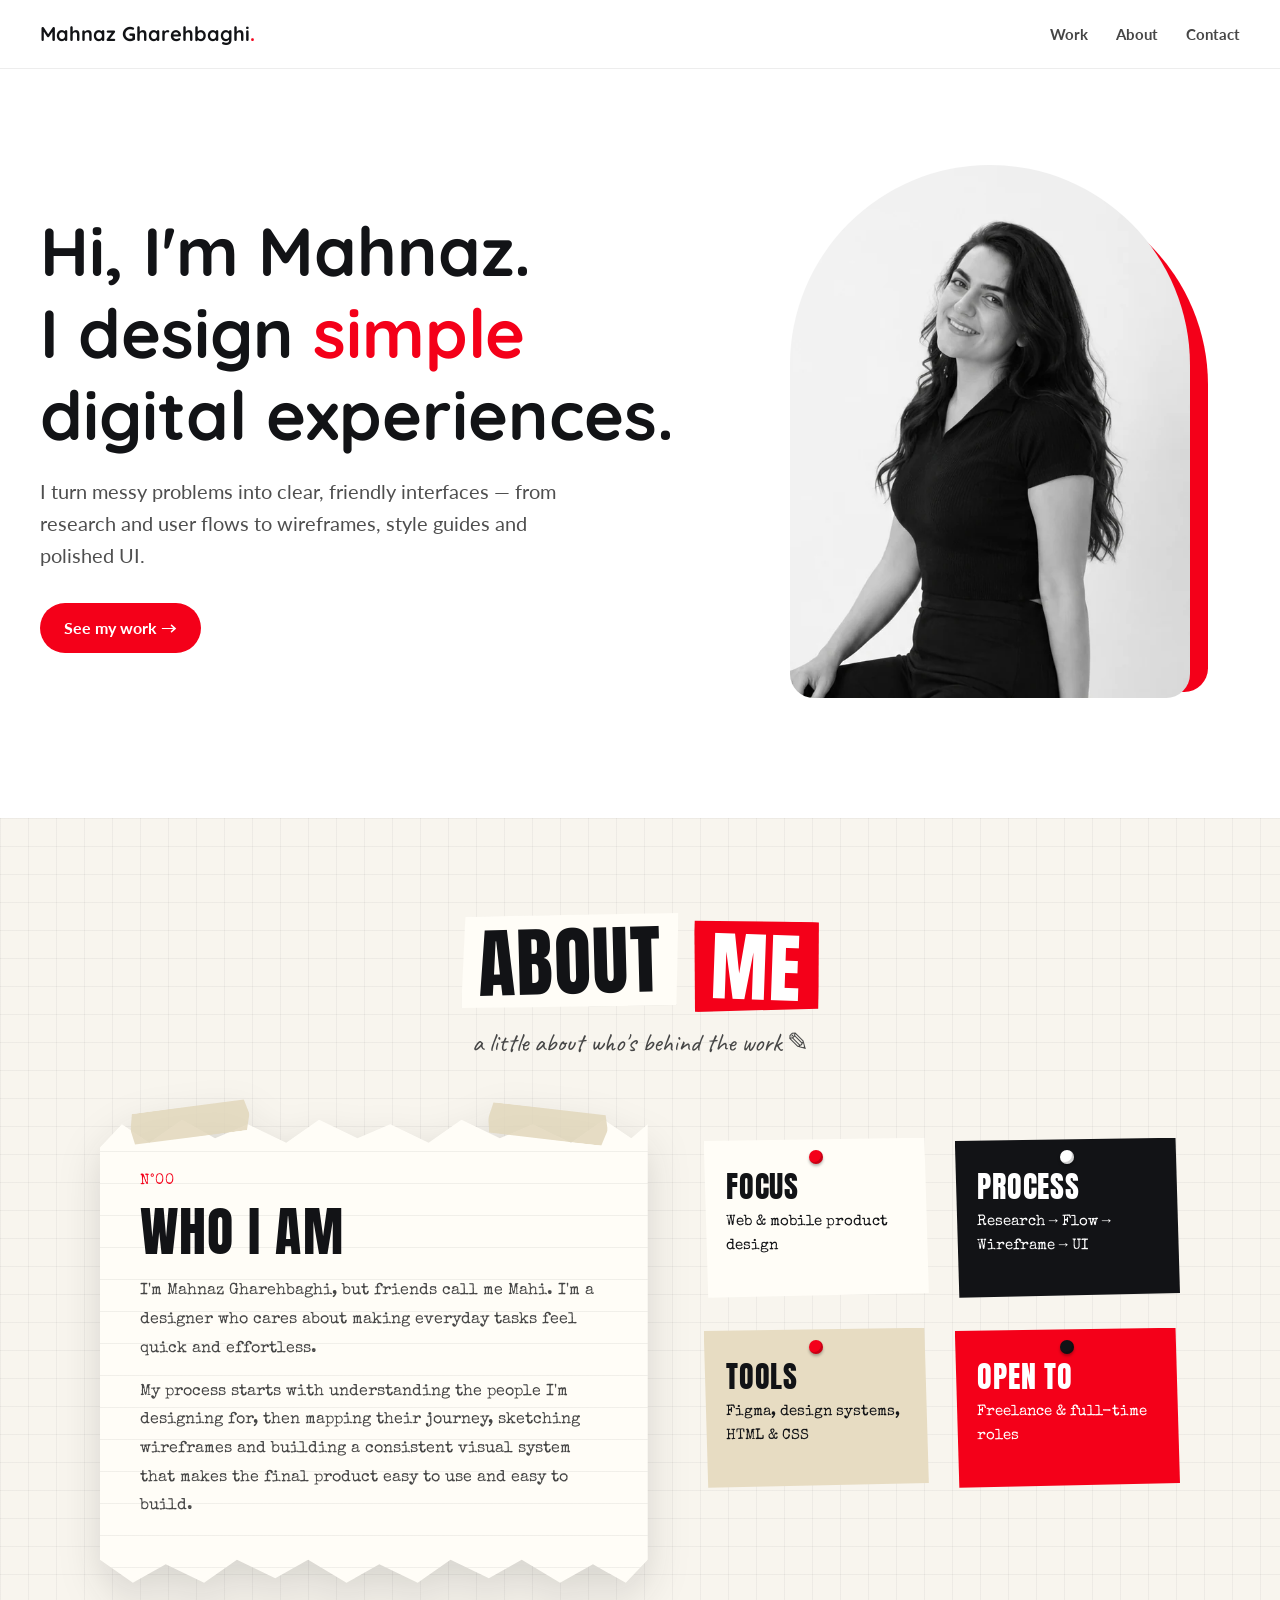
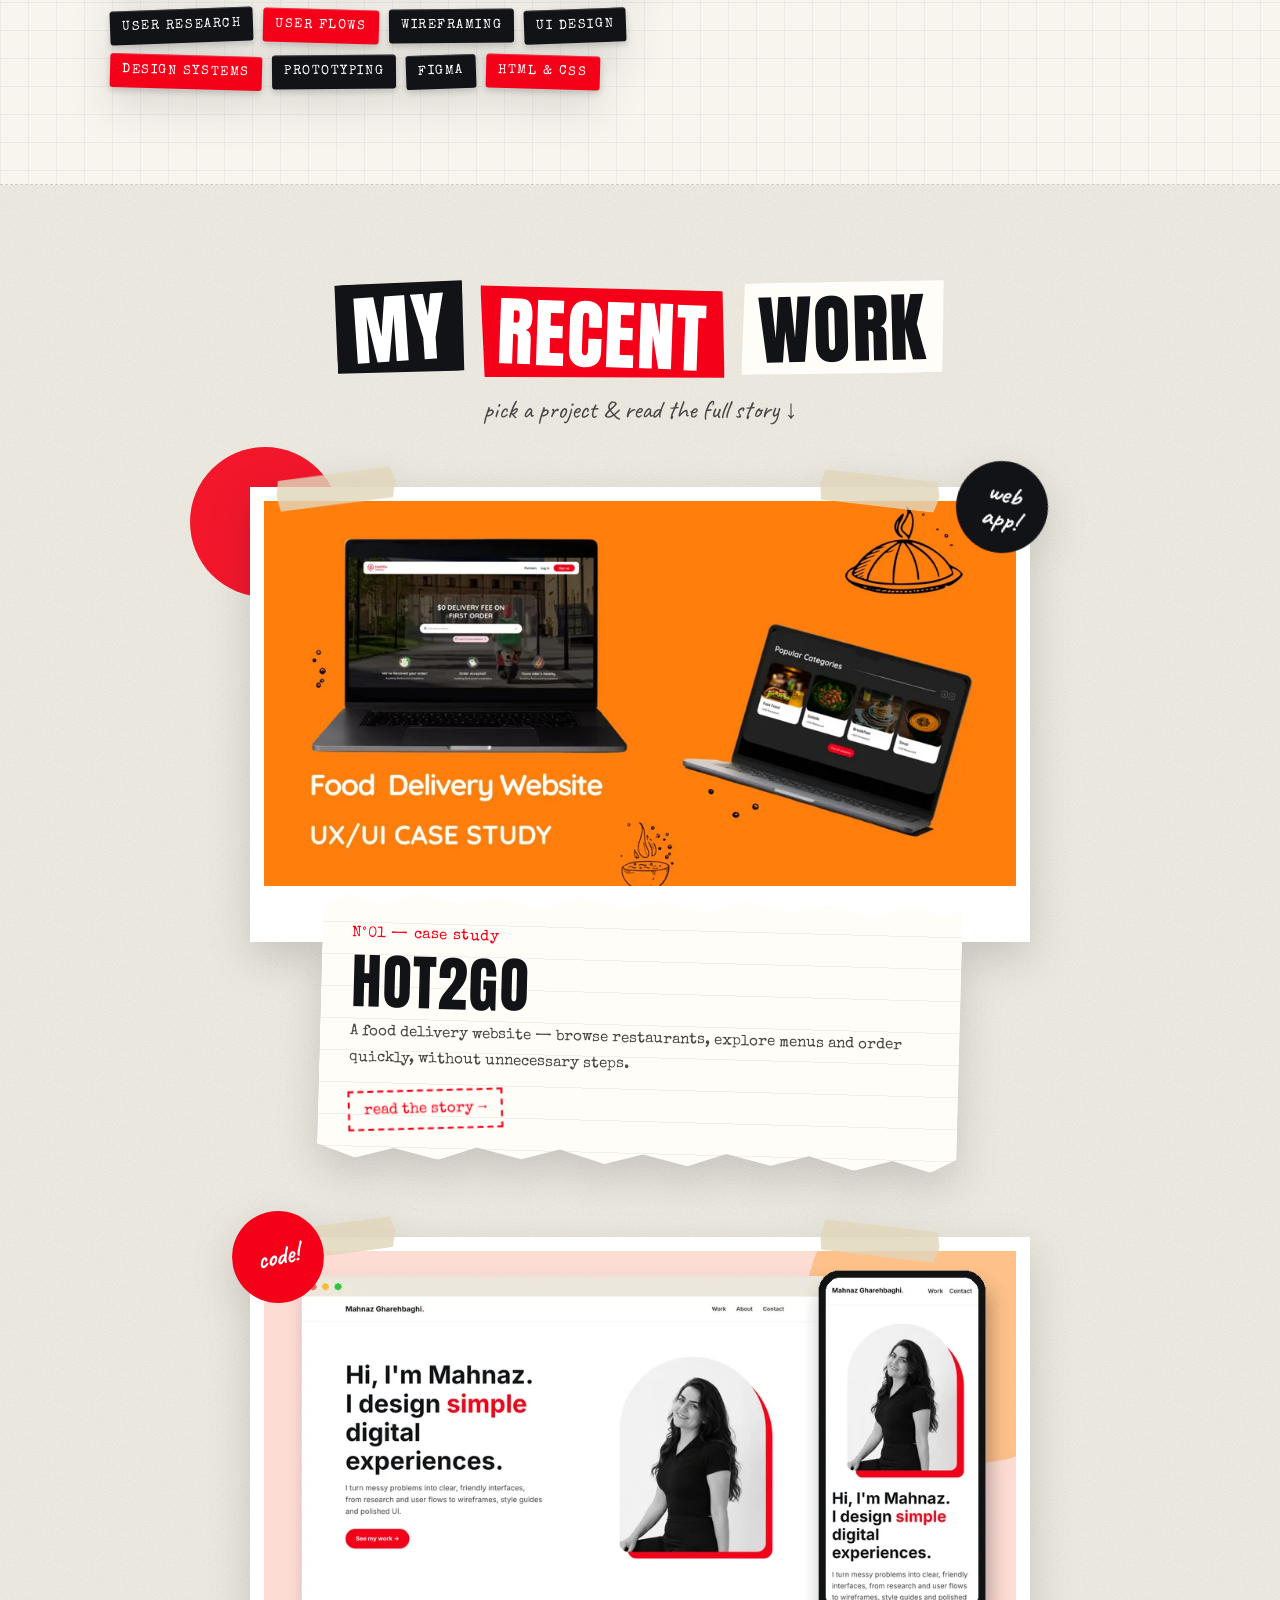
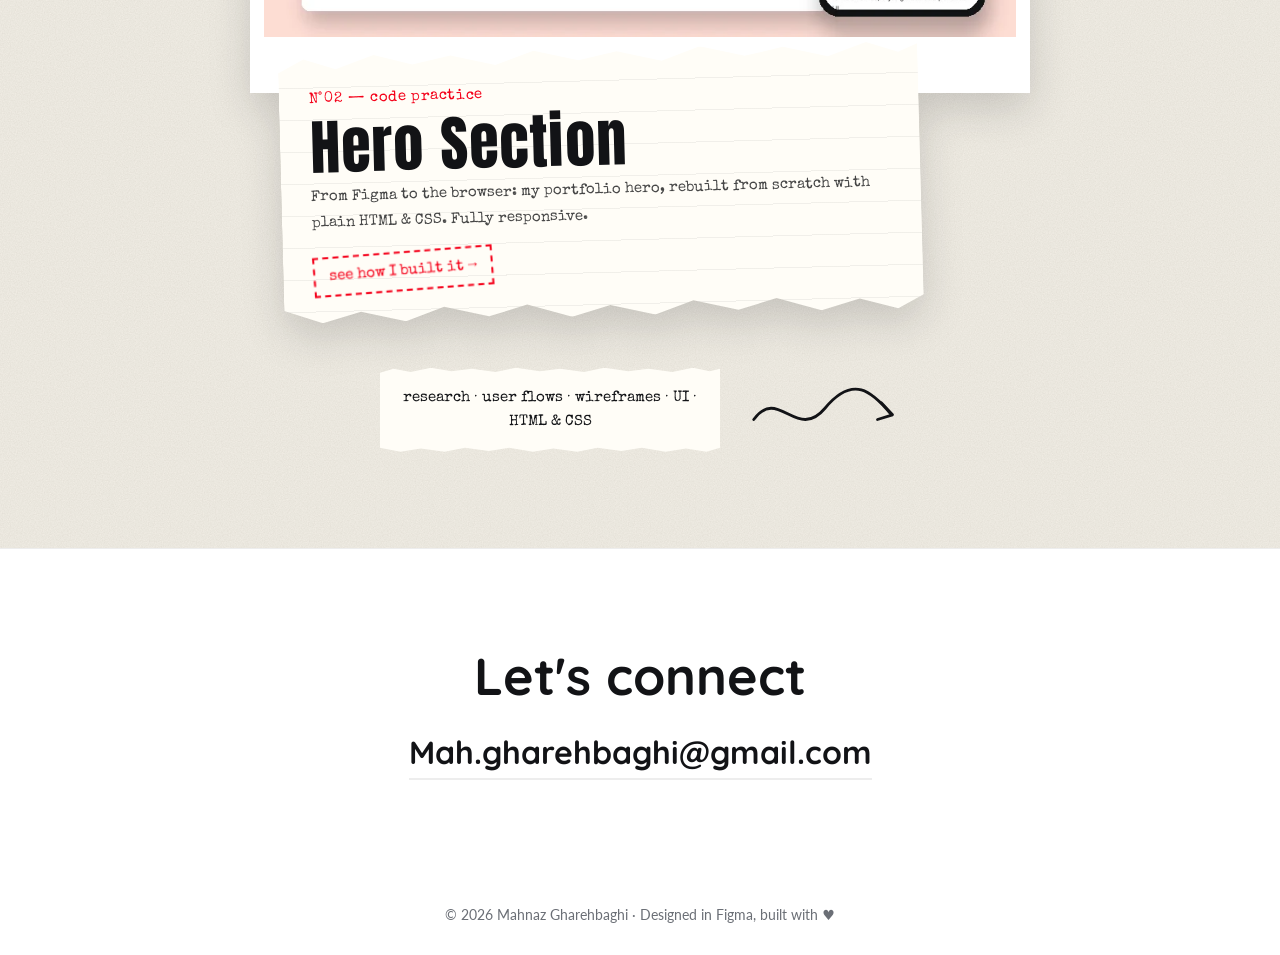
<file: index.html>
<!doctype html>
<html lang="en">
<head>
  <meta charset="utf-8">
  <meta name="viewport" content="width=device-width, initial-scale=1">
  <title>Mahnaz Gharehbaghi · Portfolio</title>
  <meta name="description" content="Portfolio of Mahnaz Gharehbaghi (Mahi): design case studies in user research, user flows, wireframes and design systems.">
  <meta property="og:title" content="Mahnaz Gharehbaghi · Portfolio">
  <meta property="og:description" content="Design case studies by Mahi.">
  <meta property="og:image" content="/assets/hot2go/card.webp?v=10">
  <link rel="icon" href="data:image/svg+xml,<svg xmlns='http://www.w3.org/2000/svg' viewBox='0 0 64 64'><circle cx='32' cy='32' r='30' fill='%23121316'/><text x='32' y='43' font-size='30' text-anchor='middle' font-family='Arial' font-weight='700' fill='white'>M</text></svg>">
  <link rel="preconnect" href="https://fonts.googleapis.com">
  <link rel="preconnect" href="https://fonts.gstatic.com" crossorigin>
  <link href="https://fonts.googleapis.com/css2?family=Anton&family=Caveat:wght@500;700&family=Lato:wght@400;700&family=Quicksand:wght@500;700&family=Special+Elite&display=swap" rel="stylesheet">
  <link rel="stylesheet" href="/styles.css?v=11">
</head>
<body class="home">

<nav class="nav">
  <div class="wrap">
    <a href="/" class="logo full">Mahnaz Gharehbaghi<span>.</span></a>
    <ul>
      <li><a href="#work">Work</a></li>
      <li class="hide-sm"><a href="#about">About</a></li>
      <li class="nav-contact">
        <button type="button" aria-expanded="false" aria-controls="contact-pop">Contact</button>
        <div class="contact-pop" id="contact-pop" role="dialog" aria-label="Contact">
          <small>Email me at</small>
          <a href="mailto:Mah.gharehbaghi@gmail.com">Mah.gharehbaghi@gmail.com</a>
          <button type="button" class="copy" data-email="Mah.gharehbaghi@gmail.com">Copy email</button>
        </div>
      </li>
    </ul>
  </div>
</nav>

<header class="hero">

  <div class="wrap">
    <div>
      <h1 class="reveal delay-1">Hi, I'm Mahnaz.<br>I design <em>simple</em> digital experiences.</h1>
      <p class="lead reveal delay-2">I turn messy problems into clear, friendly interfaces — from research and user flows to wireframes, style guides and polished UI.</p>
      <div class="actions reveal delay-2">
        <a class="btn" href="#work">See my work →</a>
      </div>
    </div>
    <figure class="portrait-photo reveal delay-1">
      <span class="back" aria-hidden="true"></span>
      <img src="/assets/mahnaz.webp?v=10" alt="Portrait of Mahnaz Gharehbaghi" width="586" height="781">
    </figure>
  </div>

  <svg class="wave" viewBox="0 0 1440 80" preserveAspectRatio="none" aria-hidden="true">
    <path d="M0 40 C 360 90 720 0 1080 30 S 1440 50 1440 50 V80 H0 Z" fill="#ffffff"/>
  </svg>
</header>

<section class="about collage about-collage" id="about">
  <div class="wrap">
    <h2 class="cut-title reveal" aria-label="About me">
      <span class="chip c3" aria-hidden="true">About</span>
      <span class="chip c2" aria-hidden="true">me</span>
    </h2>
    <p class="scribble reveal">a little about who's behind the work ✎</p>

    <div class="about-board">
      <div class="who reveal">
        <span class="tape t1" aria-hidden="true"></span>
        <span class="tape t2" aria-hidden="true"></span>
        <div class="who-paper torn">
          <span class="no">N°00</span>
          <h3>Who I am</h3>
          <p>I'm Mahnaz Gharehbaghi, but friends call me Mahi. I'm a designer who cares about making everyday tasks feel quick and effortless.</p>
          <p>My process starts with understanding the people I'm designing for, then mapping their journey, sketching wireframes and building a consistent visual system that makes the final product easy to use and easy to build.</p>
        </div>
        <ul class="dymo-row" aria-label="Skills">
          <li>User Research</li><li>User Flows</li><li>Wireframing</li><li>UI Design</li>
          <li>Design Systems</li><li>Prototyping</li><li>Figma</li><li>HTML &amp; CSS</li>
        </ul>
      </div>

      <div class="tags-board">
        <div class="tagnote n1 reveal"><span class="pin" aria-hidden="true"></span><b>Focus</b><span>Web &amp; mobile product design</span></div>
        <div class="tagnote n2 reveal"><span class="pin" aria-hidden="true"></span><b>Process</b><span>Research → Flow → Wireframe → UI</span></div>
        <div class="tagnote n3 reveal"><span class="pin" aria-hidden="true"></span><b>Tools</b><span>Figma, design systems, HTML &amp; CSS</span></div>
        <div class="tagnote n4 reveal"><span class="pin" aria-hidden="true"></span><b>Open to</b><span>Freelance &amp; full-time roles</span></div>
      </div>
    </div>
  </div>
</section>

<section class="work collage" id="work">
  <div class="wrap">
    <h2 class="cut-title reveal" aria-label="My Recent Work">
      <span class="chip c1" aria-hidden="true">My</span>
      <span class="chip c2" aria-hidden="true">Recent</span>
      <span class="chip c3" aria-hidden="true">Work</span>
    </h2>
    <p class="scribble reveal">pick a project &amp; read the full story ↓</p>

    <div class="board">
      <span class="dot-cut" aria-hidden="true"></span>

      <a class="piece p1 reveal" href="/case-studies/hot2go">
        <span class="tape t1" aria-hidden="true"></span>
        <span class="tape t2" aria-hidden="true"></span>
        <span class="sticker" aria-hidden="true">web<br>app!</span>
        <div class="photo"><img src="/assets/hot2go/card.webp?v=10" alt="HOT2GO food delivery website shown on two laptops" width="960" height="492"></div>
        <div class="label torn">
          <span class="no">N°01 — case study</span>
          <h3>HOT2GO</h3>
          <p>A food delivery website — browse restaurants, explore menus and order quickly, without unnecessary steps.</p>
          <span class="stamp">read the story →</span>
        </div>
      </a>

      <a class="piece p1 p1b reveal" href="/case-studies/hero-section">
        <span class="tape t1" aria-hidden="true"></span>
        <span class="tape t2" aria-hidden="true"></span>
        <span class="sticker" aria-hidden="true">code!</span>
        <div class="photo"><img src="/assets/hero-section/card.webp?v=11" alt="A hero section built with HTML and CSS, shown in a desktop browser and on a phone" width="960" height="492" loading="lazy"></div>
        <div class="label torn">
          <span class="no">N°02 — code practice</span>
          <h3>Hero Section</h3>
          <p>From Figma to the browser: my portfolio hero, rebuilt from scratch with plain HTML &amp; CSS. Fully responsive.</p>
          <span class="stamp">see how I built it →</span>
        </div>
      </a>

      <div class="extras" aria-hidden="true">
        <div class="scrap torn reveal">research · user flows · wireframes · UI · HTML &amp; CSS</div>
        <svg class="squiggle reveal" viewBox="0 0 160 60"><path d="M4 40 C 30 4, 50 64, 80 28 S 130 10, 150 34" fill="none" stroke="#121316" stroke-width="3" stroke-linecap="round"/><path d="M140 22 L152 35 L136 40" fill="none" stroke="#121316" stroke-width="3" stroke-linecap="round" stroke-linejoin="round"/></svg>
      </div>
    </div>
  </div>
</section>

<section class="contact" id="contact">
  <div class="wrap reveal">
    <h2>Let's connect</h2>
    <a class="email-big" href="mailto:Mah.gharehbaghi@gmail.com">Mah.gharehbaghi@gmail.com</a>
  </div>
</section>

<footer>© <span id="y"></span> Mahnaz Gharehbaghi · Designed in Figma, built with ♥</footer>

<script src="/main.js?v=10"></script>
</body>
</html>
</file>
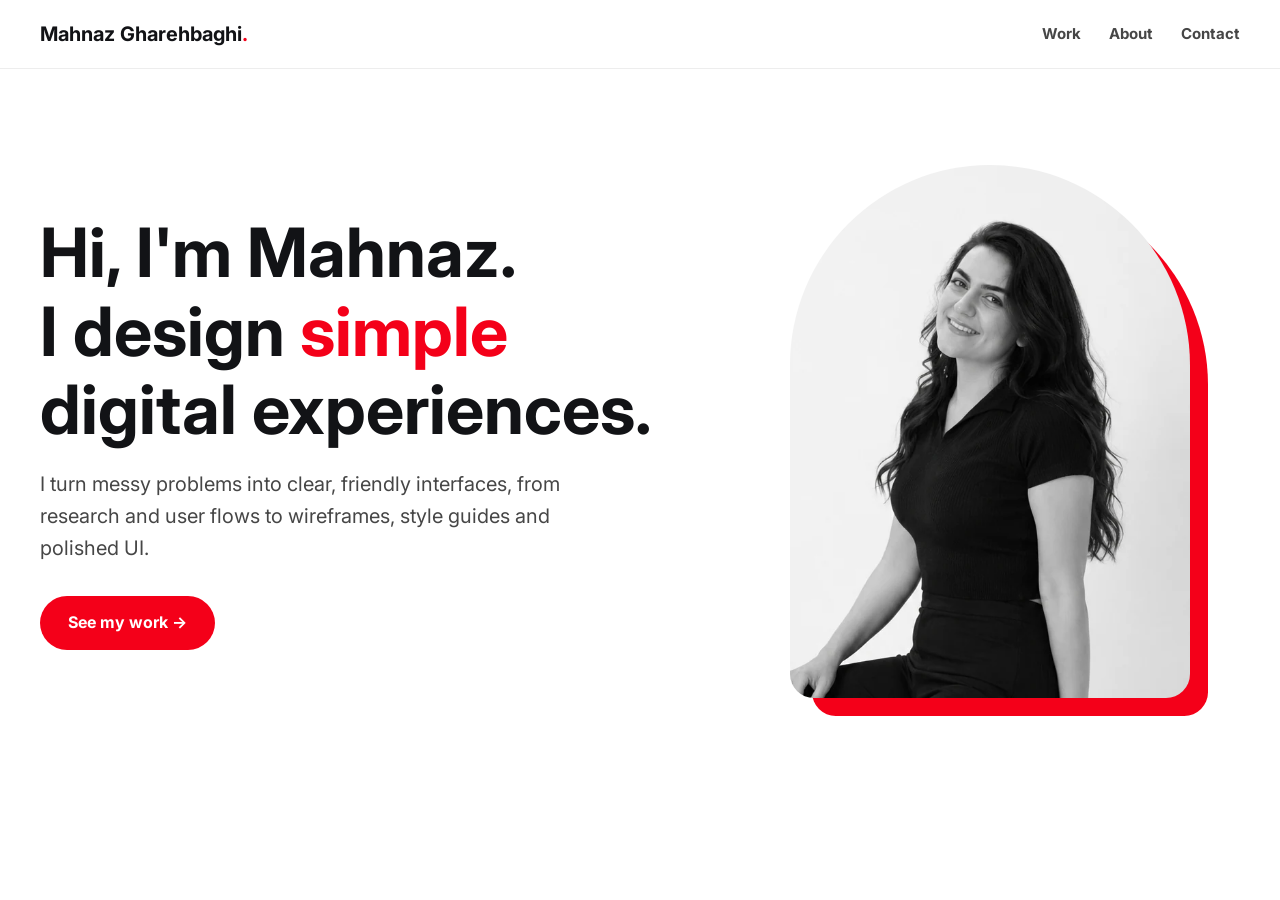
<file: demos/hero-section/index.html>
<!DOCTYPE html>
<!-- lang tells browsers and screen readers the page language -->
<html lang="en">
<head>
  <!-- Character set: lets the page show any letter or symbol -->
  <meta charset="UTF-8">
  <!-- Makes the page scale correctly on phones -->
  <meta name="viewport" content="width=device-width, initial-scale=1.0">
  <title>Mahnaz Gharehbaghi · Hero Section</title>
  <meta name="description" content="Hero section of Mahnaz Gharehbaghi's portfolio, built with plain HTML and CSS.">

  <!-- Google Fonts (optional): Inter for all text -->
  <link rel="preconnect" href="https://fonts.googleapis.com">
  <link rel="preconnect" href="https://fonts.gstatic.com" crossorigin>
  <link href="https://fonts.googleapis.com/css2?family=Inter:wght@400;700&display=swap" rel="stylesheet">

  <!-- Our own stylesheet (kept in a separate file) -->
  <link rel="stylesheet" href="/demos/hero-section/style.css">
</head>
<body>

  <!-- HEADER: site name + navigation -->
  <header class="site-header">
    <div class="container header-inner">
      <a href="#" class="logo">Mahnaz Gharehbaghi<span class="dot">.</span></a>

      <!-- nav = a group of navigation links -->
      <nav aria-label="Main navigation">
        <ul class="nav-list">
          <li><a href="#work">Work</a></li>
          <li><a href="#about">About</a></li>
          <li><a href="mailto:Mah.gharehbaghi@gmail.com">Contact</a></li>
        </ul>
      </nav>
    </div>
  </header>

  <!-- MAIN: the main content of the page -->
  <main>
    <!-- HERO SECTION -->
    <section class="hero" aria-labelledby="hero-title">
      <div class="container hero-grid">

        <!-- Left column: text -->
        <div class="hero-text">
          <!-- Only ONE h1 per page: the most important heading -->
          <h1 id="hero-title">
            Hi, I'm Mahnaz.<br>
            I design <em class="highlight">simple</em> digital experiences.
          </h1>

          <p class="lead">
            I turn messy problems into clear, friendly interfaces, from research
            and user flows to wireframes, style guides and polished UI.
          </p>

          <a href="#work" class="btn">See my work →</a>
        </div>

        <!-- Right column: photo. figure groups an image with its frame -->
        <figure class="hero-photo">
          <!-- alt text describes the image for screen readers -->
          <img src="/demos/hero-section/images/mahnaz.webp"
               alt="Portrait of Mahnaz Gharehbaghi"
               width="586" height="781">
        </figure>

      </div>
    </section>
  </main>

</body>
</html>
</file>
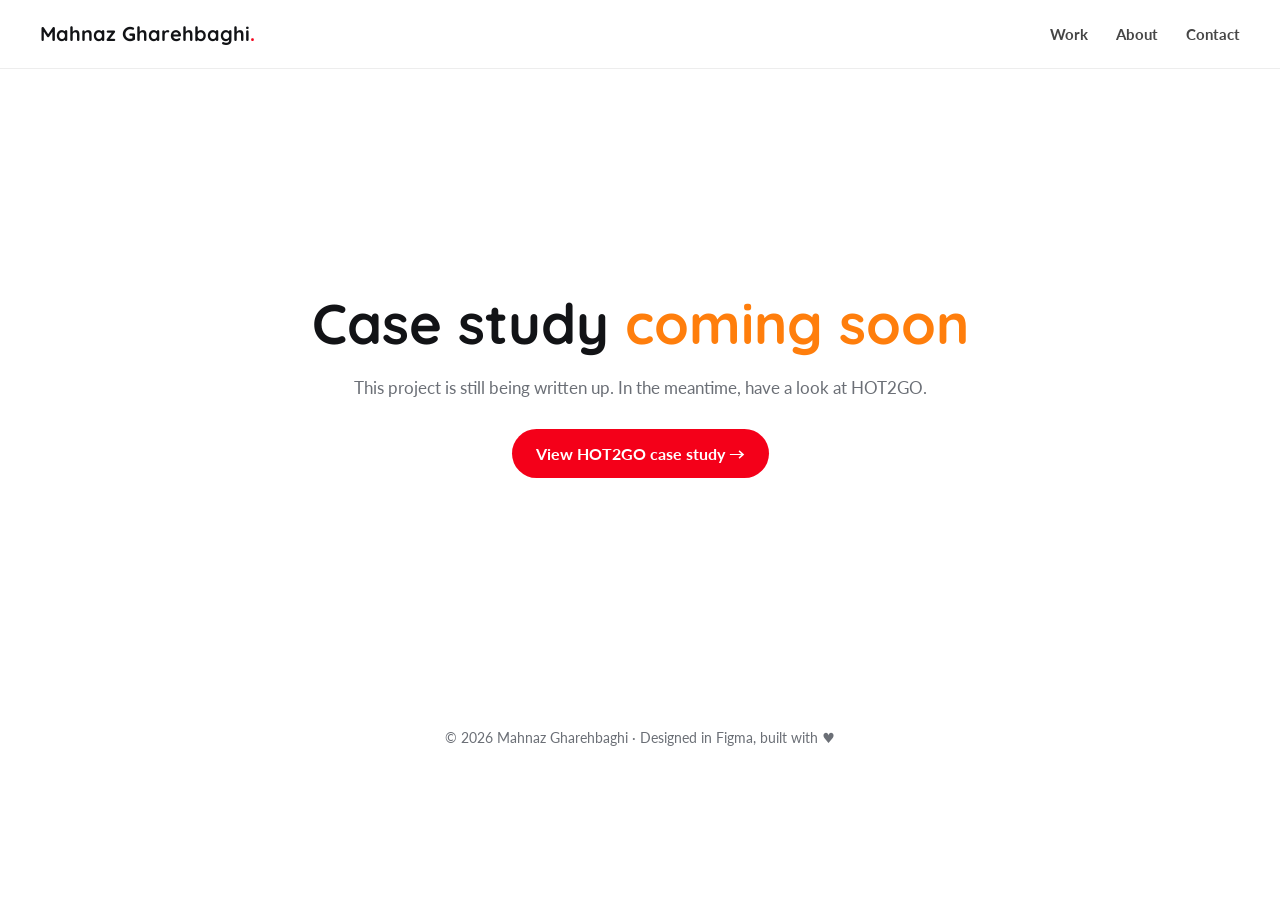
<file: case-studies/coming-soon.html>
<!doctype html>
<html lang="en">
<head>
  <meta charset="utf-8">
  <meta name="viewport" content="width=device-width, initial-scale=1">
  <title>Coming Soon · Mahi</title>
  <meta name="description" content="A new case study by Mahnaz Gharehbaghi is coming soon.">
  <meta property="og:title" content="Mahnaz Gharehbaghi · UI/UX Designer">
  <meta property="og:description" content="UI/UX case studies by Mahi.">
  <meta property="og:image" content="/assets/hot2go/card.webp">
  <link rel="icon" href="data:image/svg+xml,<svg xmlns='http://www.w3.org/2000/svg' viewBox='0 0 64 64'><circle cx='32' cy='32' r='30' fill='%23121316'/><text x='32' y='43' font-size='30' text-anchor='middle' font-family='Arial' font-weight='700' fill='white'>M</text></svg>">
  <link rel="preconnect" href="https://fonts.googleapis.com">
  <link rel="preconnect" href="https://fonts.gstatic.com" crossorigin>
  <link href="https://fonts.googleapis.com/css2?family=Lato:wght@400;700&family=Quicksand:wght@500;700&display=swap" rel="stylesheet">
  <link rel="stylesheet" href="/styles.css?v=10">
</head>
<body>

<nav class="nav">
  <div class="wrap">
    <a href="/" class="logo full">Mahnaz Gharehbaghi<span>.</span></a>
    <ul>
      <li><a href="/#work">Work</a></li>
      <li class="hide-sm"><a href="/#about">About</a></li>
      <li class="nav-contact">
        <button type="button" aria-expanded="false" aria-controls="contact-pop">Contact</button>
        <div class="contact-pop" id="contact-pop" role="dialog" aria-label="Contact">
          <small>Email me at</small>
          <a href="mailto:Mah.gharehbaghi@gmail.com">Mah.gharehbaghi@gmail.com</a>
          <button type="button" class="copy" data-email="Mah.gharehbaghi@gmail.com">Copy email</button>
        </div>
      </li>
    </ul>
  </div>
</nav>

<main class="soon-page">
  <div class="wrap reveal">
    <h1>Case study <span>coming soon</span></h1>
    <p>This project is still being written up. In the meantime, have a look at HOT2GO.</p>
    <a class="btn" href="/case-studies/hot2go">View HOT2GO case study →</a>
  </div>
</main>

<footer>© <span id="y"></span> Mahnaz Gharehbaghi · Designed in Figma, built with ♥</footer>
<script src="/main.js?v=10"></script>
</body>
</html>
</file>
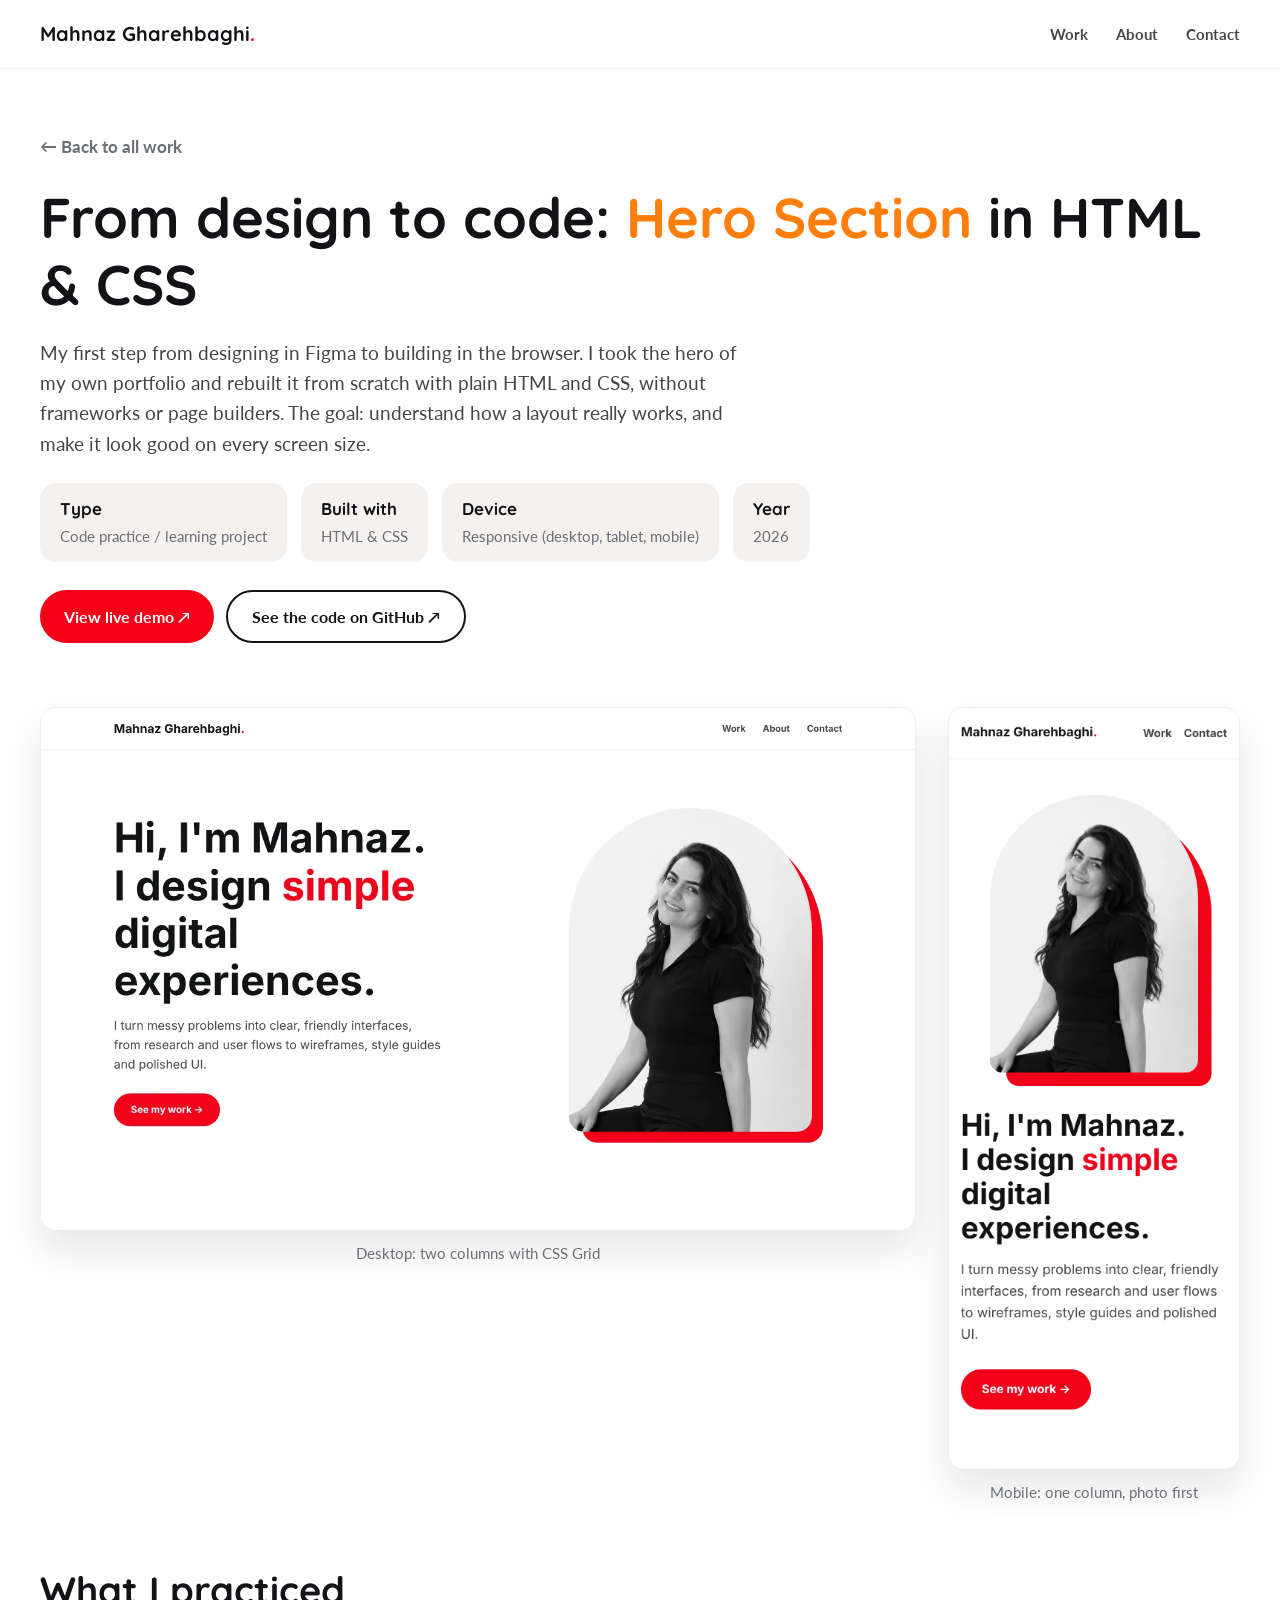
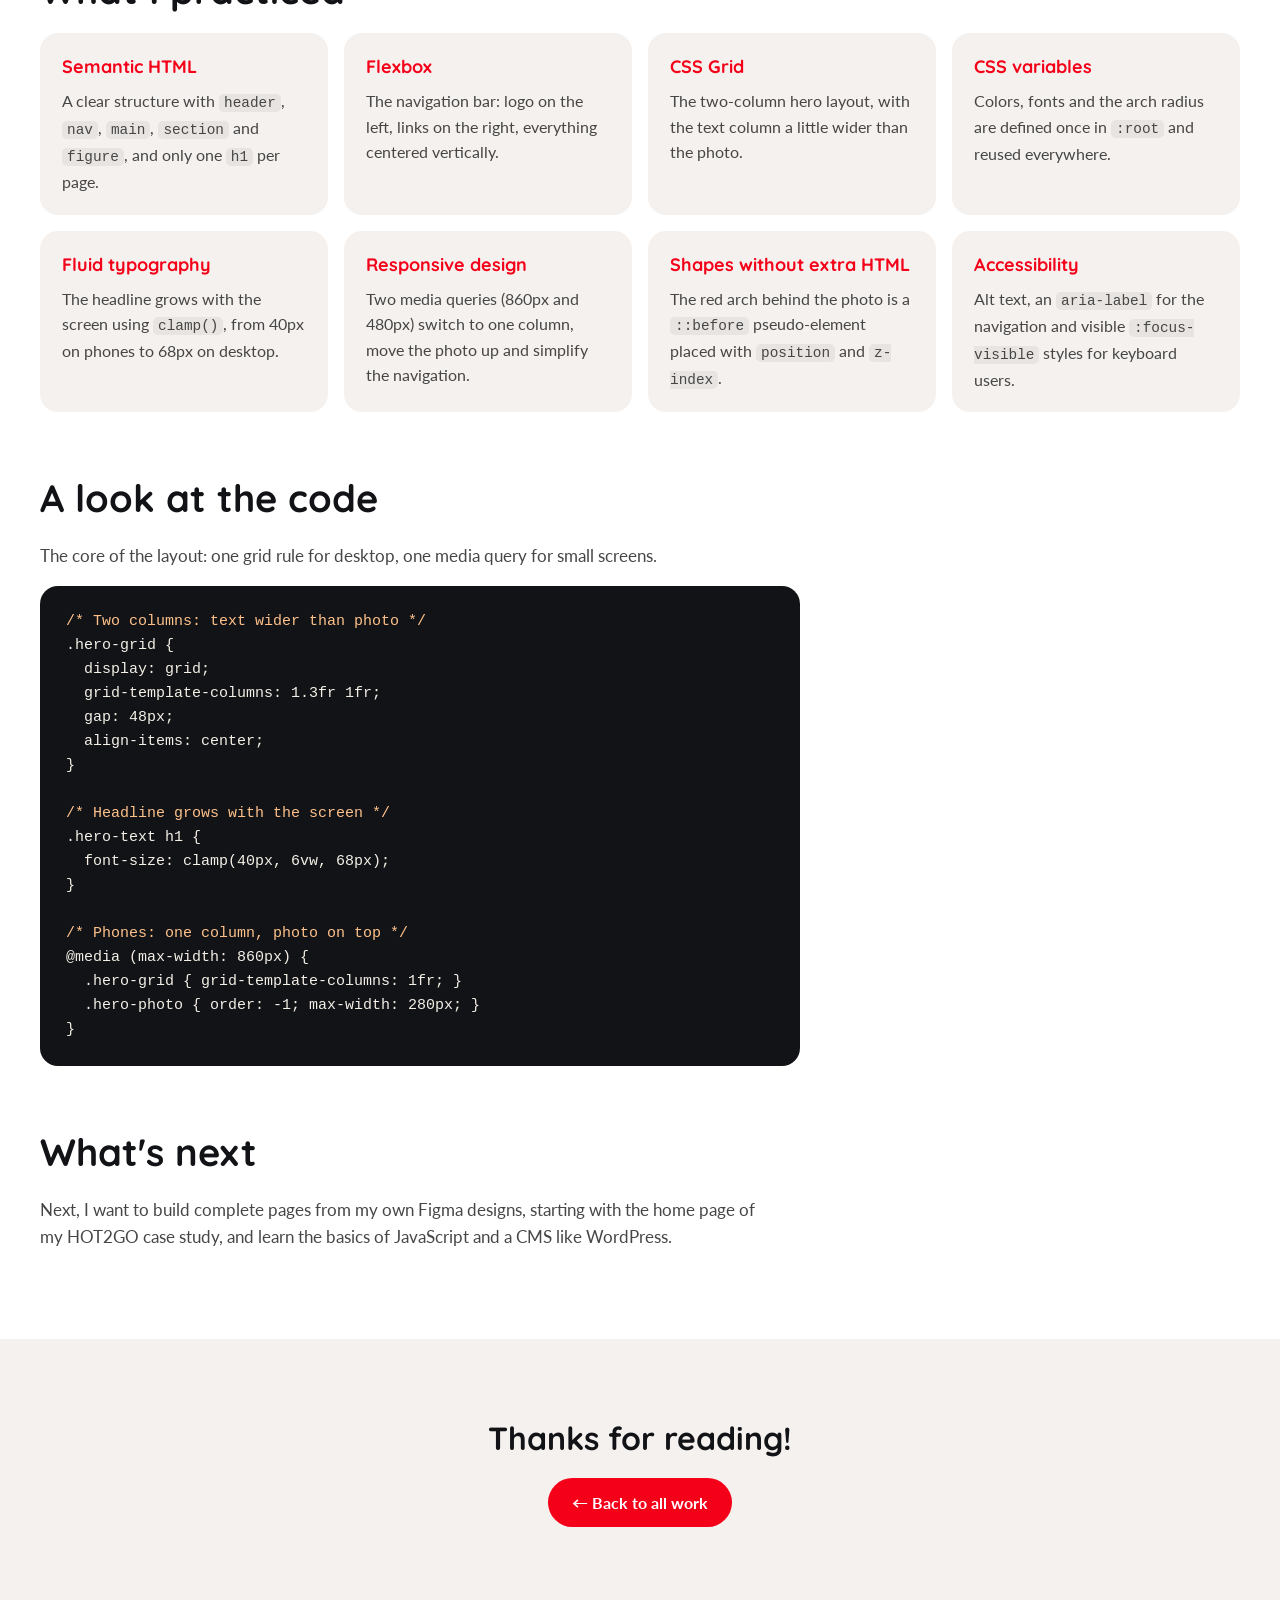
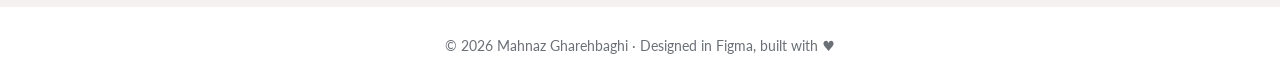
<file: case-studies/hero-section.html>
<!doctype html>
<html lang="en">
<head>
  <meta charset="utf-8">
  <meta name="viewport" content="width=device-width, initial-scale=1">
  <title>Hero Section in HTML &amp; CSS · Mahi</title>
  <meta name="description" content="Code practice by Mahnaz Gharehbaghi: a responsive hero section built from scratch with plain HTML and CSS.">
  <meta property="og:image" content="/assets/hero-section/card.webp?v=11">
  <link rel="icon" href="data:image/svg+xml,<svg xmlns='http://www.w3.org/2000/svg' viewBox='0 0 64 64'><circle cx='32' cy='32' r='30' fill='%23121316'/><text x='32' y='43' font-size='30' text-anchor='middle' font-family='Arial' font-weight='700' fill='white'>M</text></svg>">
  <link rel="preconnect" href="https://fonts.googleapis.com">
  <link rel="preconnect" href="https://fonts.gstatic.com" crossorigin>
  <link href="https://fonts.googleapis.com/css2?family=Lato:wght@400;700&family=Quicksand:wght@500;700&display=swap" rel="stylesheet">
  <link rel="stylesheet" href="/styles.css?v=11">
</head>
<body>

<nav class="nav">
  <div class="wrap">
    <a href="/" class="logo full">Mahnaz Gharehbaghi<span>.</span></a>
    <ul>
      <li><a href="/#work">Work</a></li>
      <li class="hide-sm"><a href="/#about">About</a></li>
      <li class="nav-contact">
        <button type="button" aria-expanded="false" aria-controls="contact-pop">Contact</button>
        <div class="contact-pop" id="contact-pop" role="dialog" aria-label="Contact">
          <small>Email me at</small>
          <a href="mailto:Mah.gharehbaghi@gmail.com">Mah.gharehbaghi@gmail.com</a>
          <button type="button" class="copy" data-email="Mah.gharehbaghi@gmail.com">Copy email</button>
        </div>
      </li>
    </ul>
  </div>
</nav>

<header class="cs-hero">
  <div class="wrap">
    <a class="back" href="/#work">← Back to all work</a>
    <h1 class="reveal">From design to code: <span>Hero Section</span> in HTML &amp; CSS</h1>
    <p class="reveal delay-1">My first step from designing in Figma to building in the browser. I took the hero of my own portfolio and rebuilt it from scratch with plain HTML and CSS, without frameworks or page builders. The goal: understand how a layout really works, and make it look good on every screen size.</p>
    <div class="cs-meta reveal delay-2">
      <div><b>Type</b><span>Code practice / learning project</span></div>
      <div><b>Built with</b><span>HTML &amp; CSS</span></div>
      <div><b>Device</b><span>Responsive (desktop, tablet, mobile)</span></div>
      <div><b>Year</b><span>2026</span></div>
    </div>
    <div class="cs-links reveal delay-2">
      <a class="btn" href="/demos/hero-section/" target="_blank" rel="noopener">View live demo ↗</a>
      <a class="btn line" href="https://github.com/mahnazghr/hero-section-html-css" target="_blank" rel="noopener">See the code on GitHub ↗</a>
    </div>
  </div>
</header>

<main class="code-study">
  <section class="wrap code-shots reveal">
    <figure class="shot-desk">
      <img src="/assets/hero-section/desktop.webp?v=11" alt="The hero section on a desktop screen: headline on the left, portrait with a red arch shape on the right" width="1440" height="860" loading="eager" decoding="async">
      <figcaption>Desktop: two columns with CSS Grid</figcaption>
    </figure>
    <figure class="shot-mob">
      <img src="/assets/hero-section/mobile.webp?v=11" alt="The same hero section on a phone: the portrait moves above the headline in one column" width="780" height="2046" loading="lazy" decoding="async">
      <figcaption>Mobile: one column, photo first</figcaption>
    </figure>
  </section>

  <section class="wrap code-learn">
    <h2 class="reveal">What I practiced</h2>
    <div class="learn-grid">
      <div class="learn reveal"><b>Semantic HTML</b><p>A clear structure with <code>header</code>, <code>nav</code>, <code>main</code>, <code>section</code> and <code>figure</code>, and only one <code>h1</code> per page.</p></div>
      <div class="learn reveal"><b>Flexbox</b><p>The navigation bar: logo on the left, links on the right, everything centered vertically.</p></div>
      <div class="learn reveal"><b>CSS Grid</b><p>The two-column hero layout, with the text column a little wider than the photo.</p></div>
      <div class="learn reveal"><b>CSS variables</b><p>Colors, fonts and the arch radius are defined once in <code>:root</code> and reused everywhere.</p></div>
      <div class="learn reveal"><b>Fluid typography</b><p>The headline grows with the screen using <code>clamp()</code>, from 40px on phones to 68px on desktop.</p></div>
      <div class="learn reveal"><b>Responsive design</b><p>Two media queries (860px and 480px) switch to one column, move the photo up and simplify the navigation.</p></div>
      <div class="learn reveal"><b>Shapes without extra HTML</b><p>The red arch behind the photo is a <code>::before</code> pseudo-element placed with <code>position</code> and <code>z-index</code>.</p></div>
      <div class="learn reveal"><b>Accessibility</b><p>Alt text, an <code>aria-label</code> for the navigation and visible <code>:focus-visible</code> styles for keyboard users.</p></div>
    </div>
  </section>

  <section class="wrap code-snippet reveal">
    <h2>A look at the code</h2>
    <p>The core of the layout: one grid rule for desktop, one media query for small screens.</p>
<pre><code><span class="c">/* Two columns: text wider than photo */</span>
.hero-grid {
  display: grid;
  grid-template-columns: 1.3fr 1fr;
  gap: 48px;
  align-items: center;
}

<span class="c">/* Headline grows with the screen */</span>
.hero-text h1 {
  font-size: clamp(40px, 6vw, 68px);
}

<span class="c">/* Phones: one column, photo on top */</span>
@media (max-width: 860px) {
  .hero-grid { grid-template-columns: 1fr; }
  .hero-photo { order: -1; max-width: 280px; }
}</code></pre>
  </section>

  <section class="wrap code-next reveal">
    <h2>What's next</h2>
    <p>Next, I want to build complete pages from my own Figma designs, starting with the home page of my HOT2GO case study, and learn the basics of JavaScript and a CMS like WordPress.</p>
  </section>
</main>

<section class="cs-next">
  <div class="wrap reveal">
    <h2>Thanks for reading!</h2>
    <a class="btn" href="/#work">← Back to all work</a>
  </div>
</section>

<footer>© <span id="y"></span> Mahnaz Gharehbaghi · Designed in Figma, built with ♥</footer>
<script src="/main.js?v=11"></script>
</body>
</html>
</file>
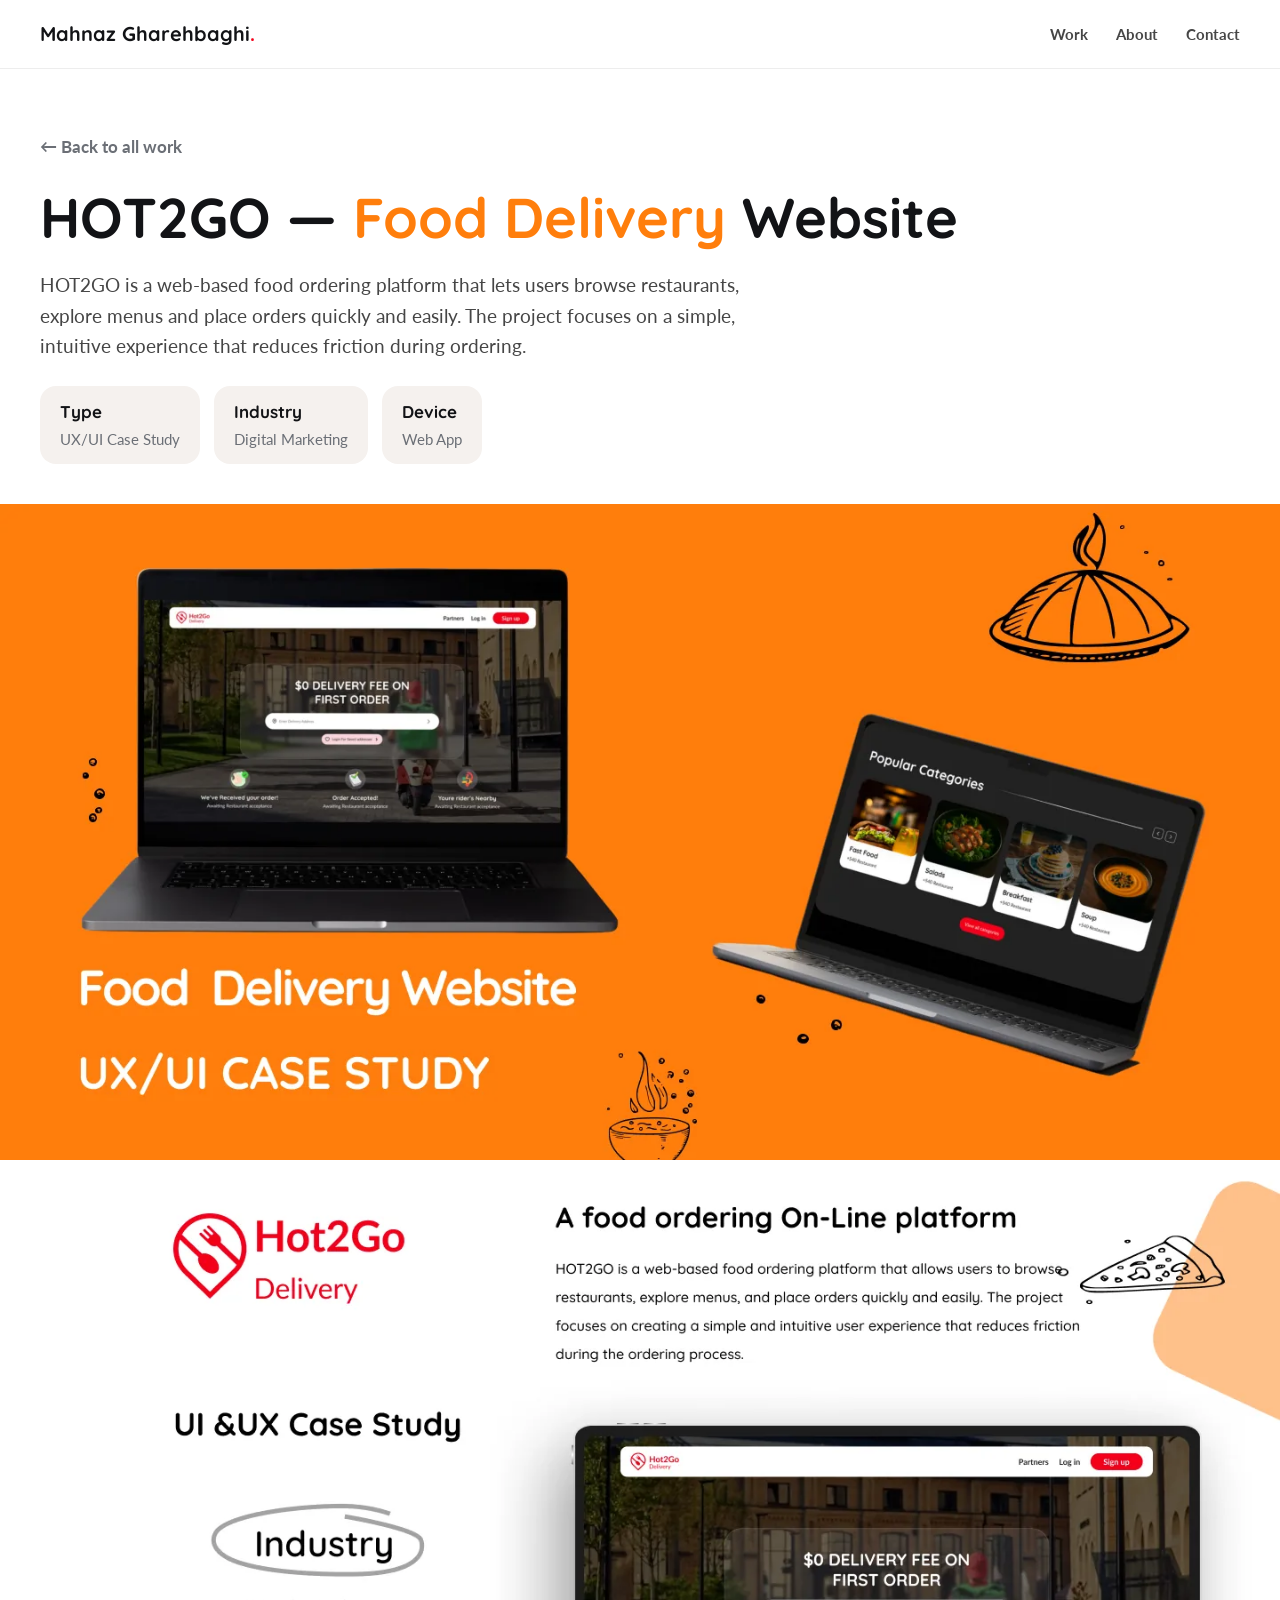
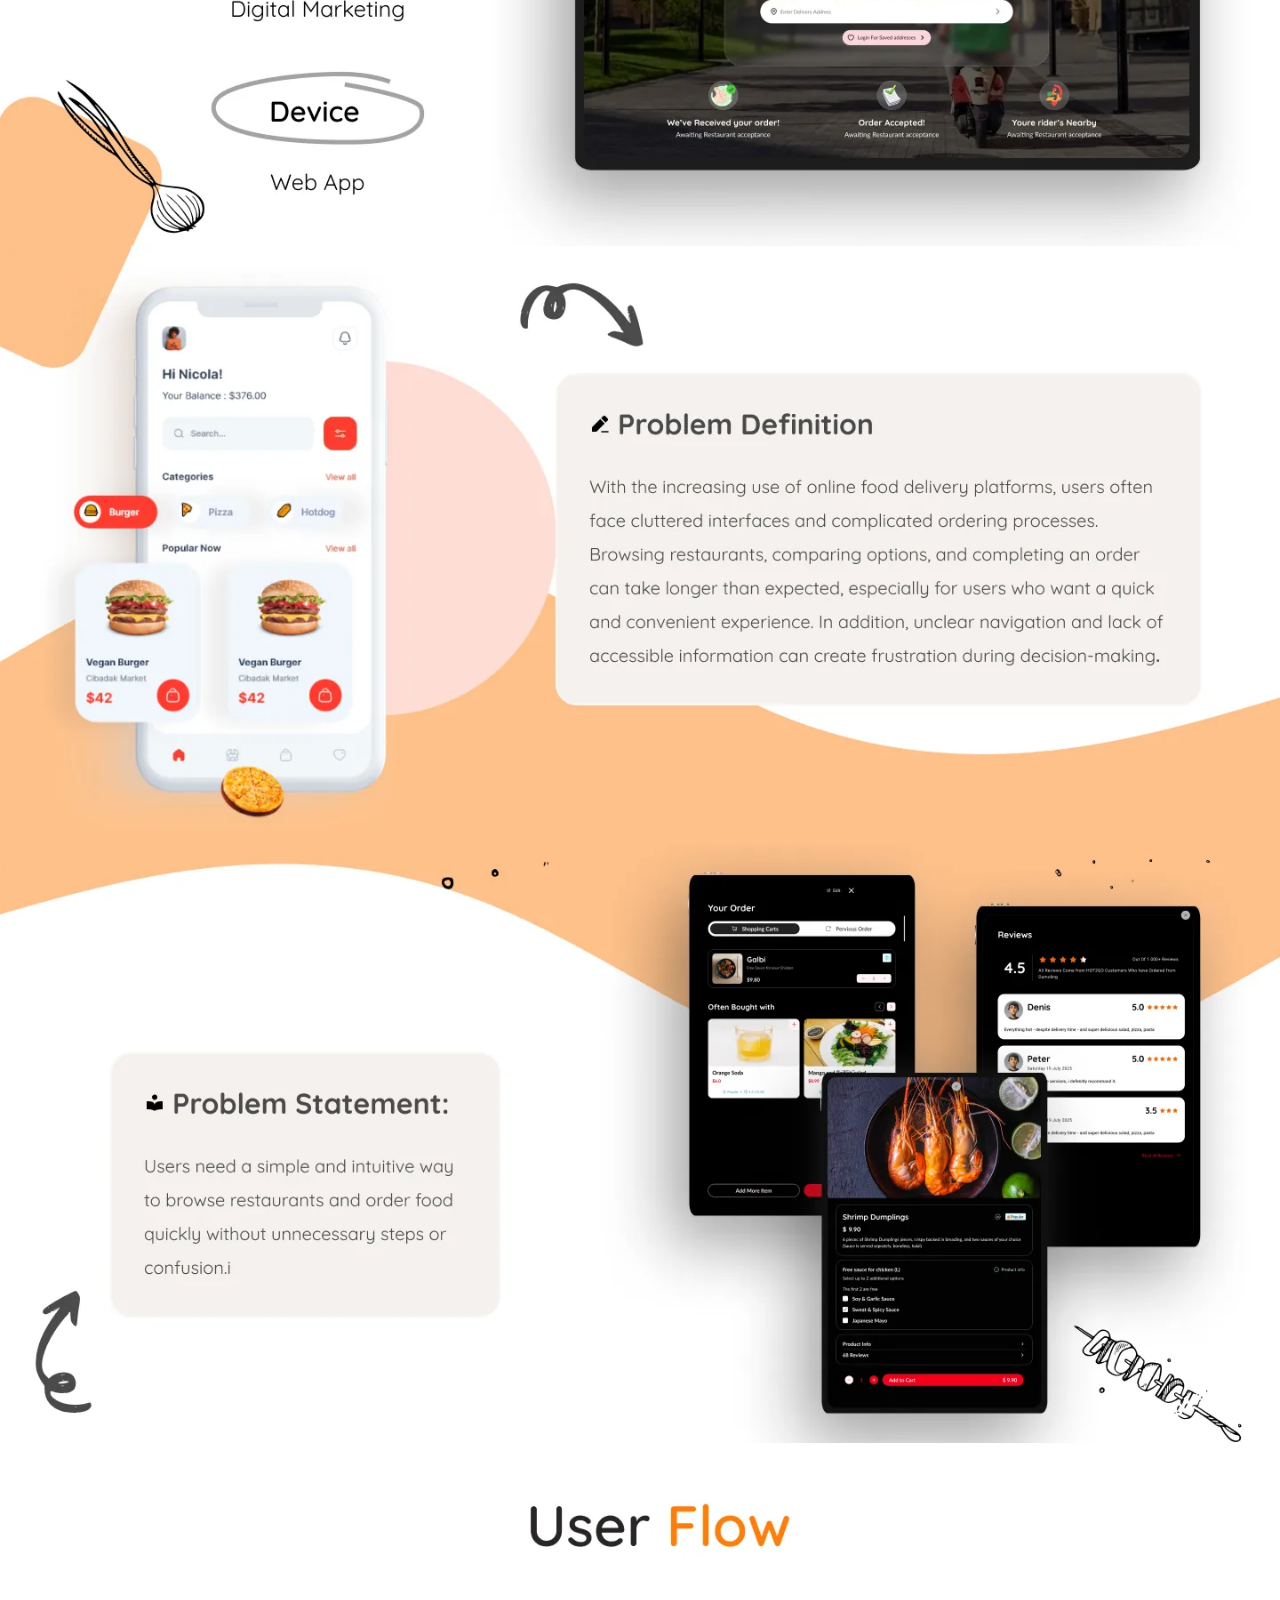
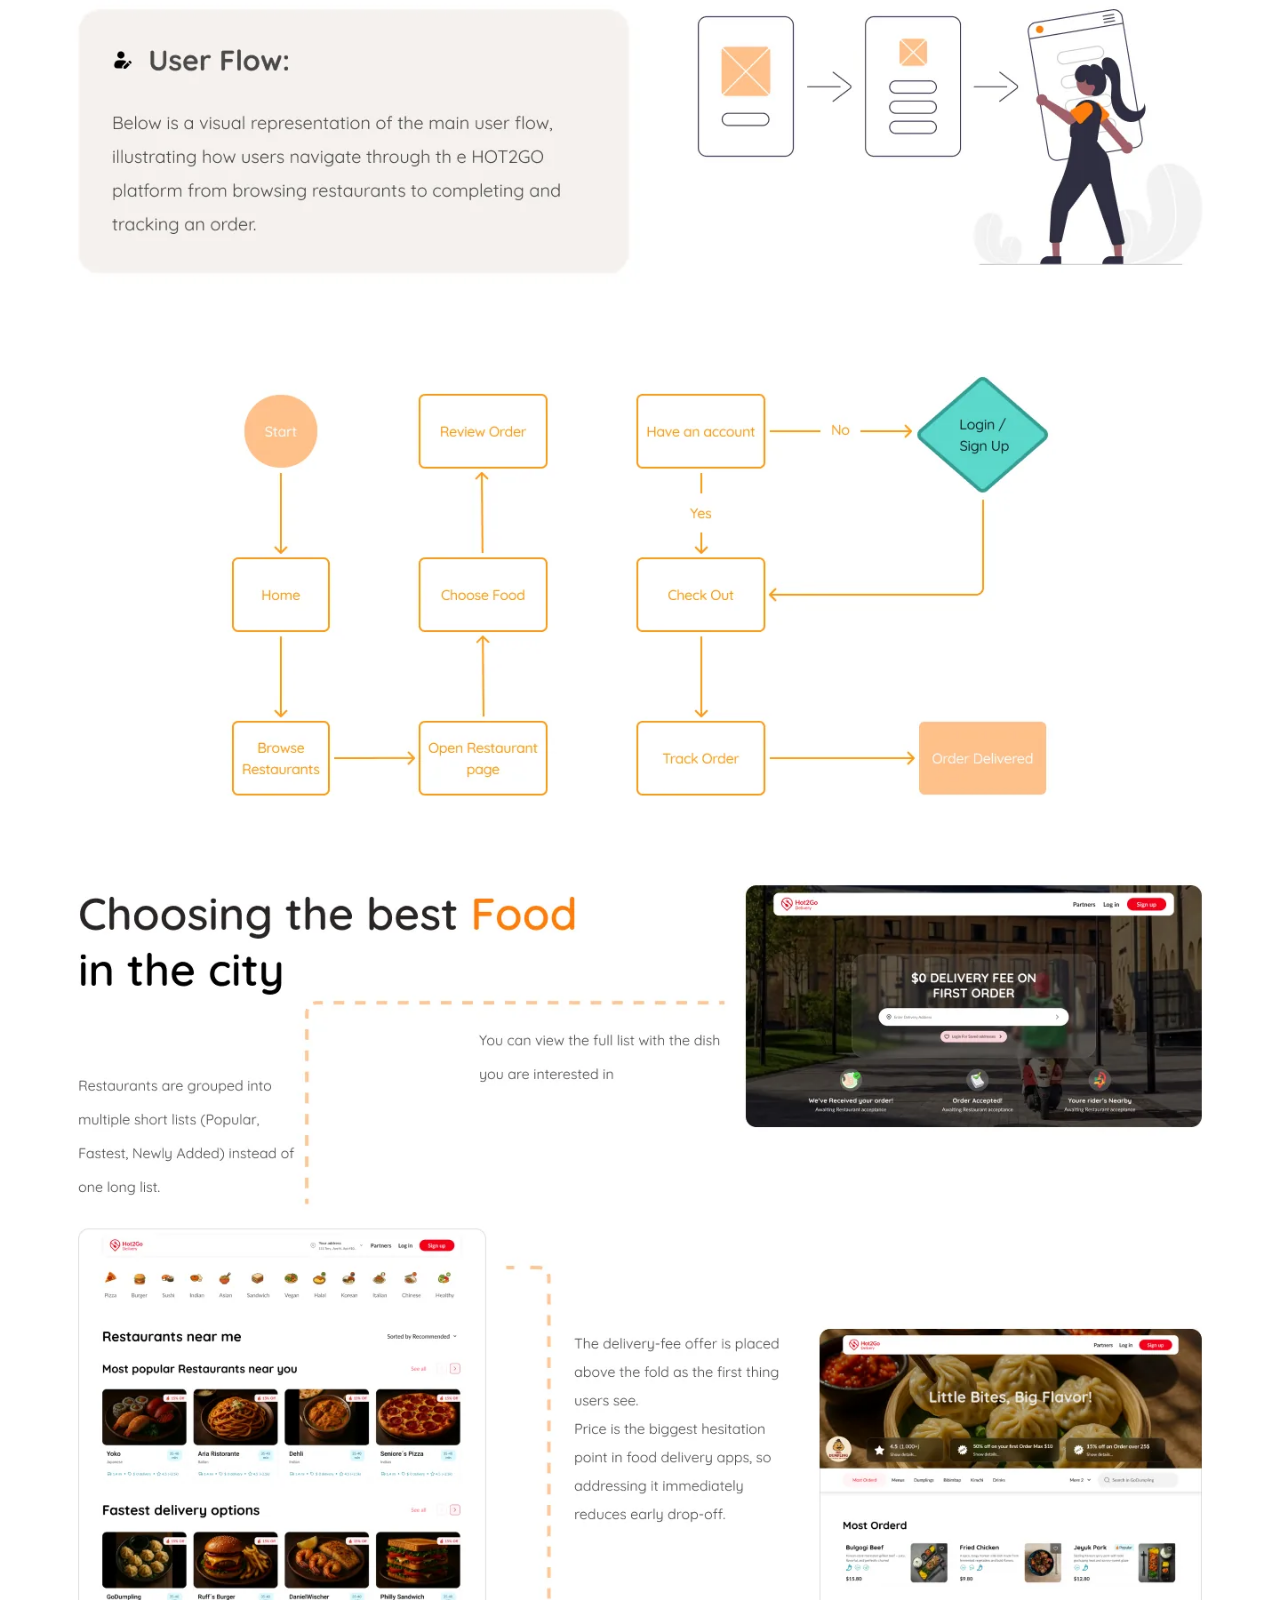
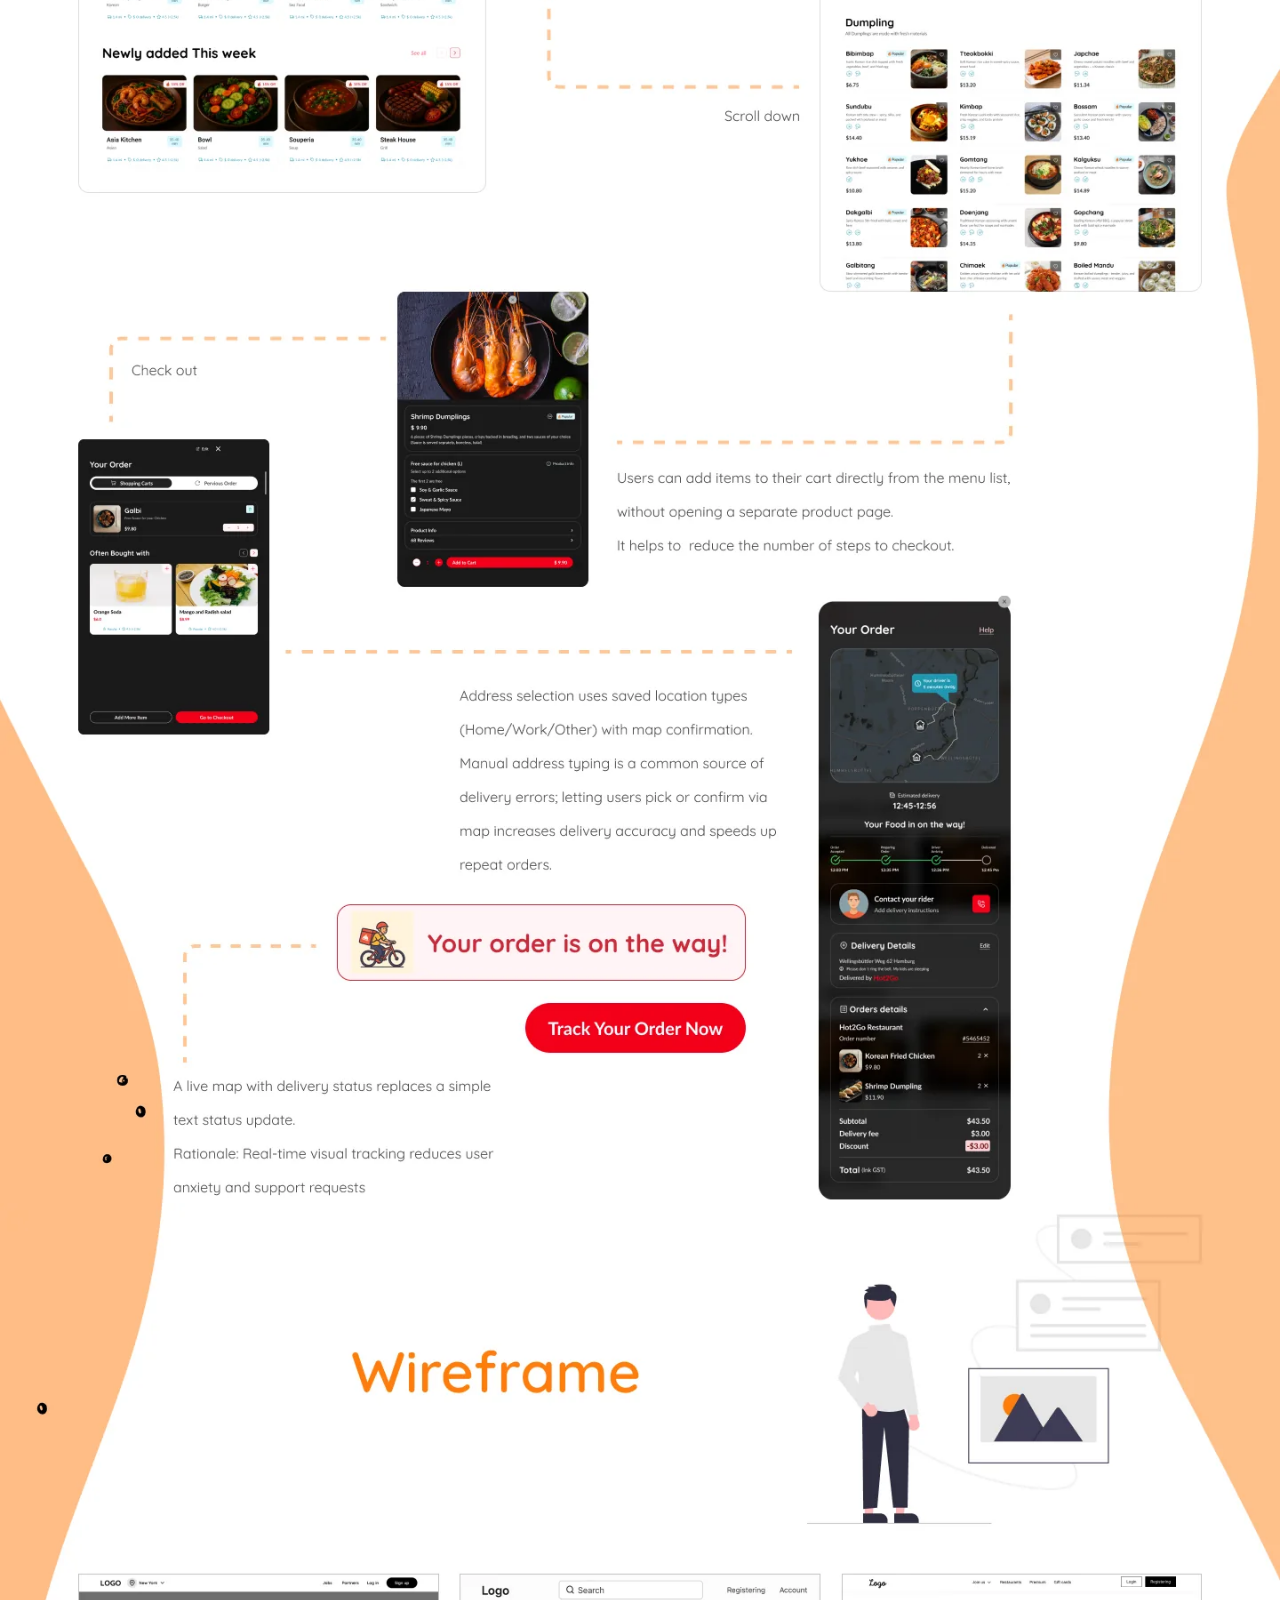
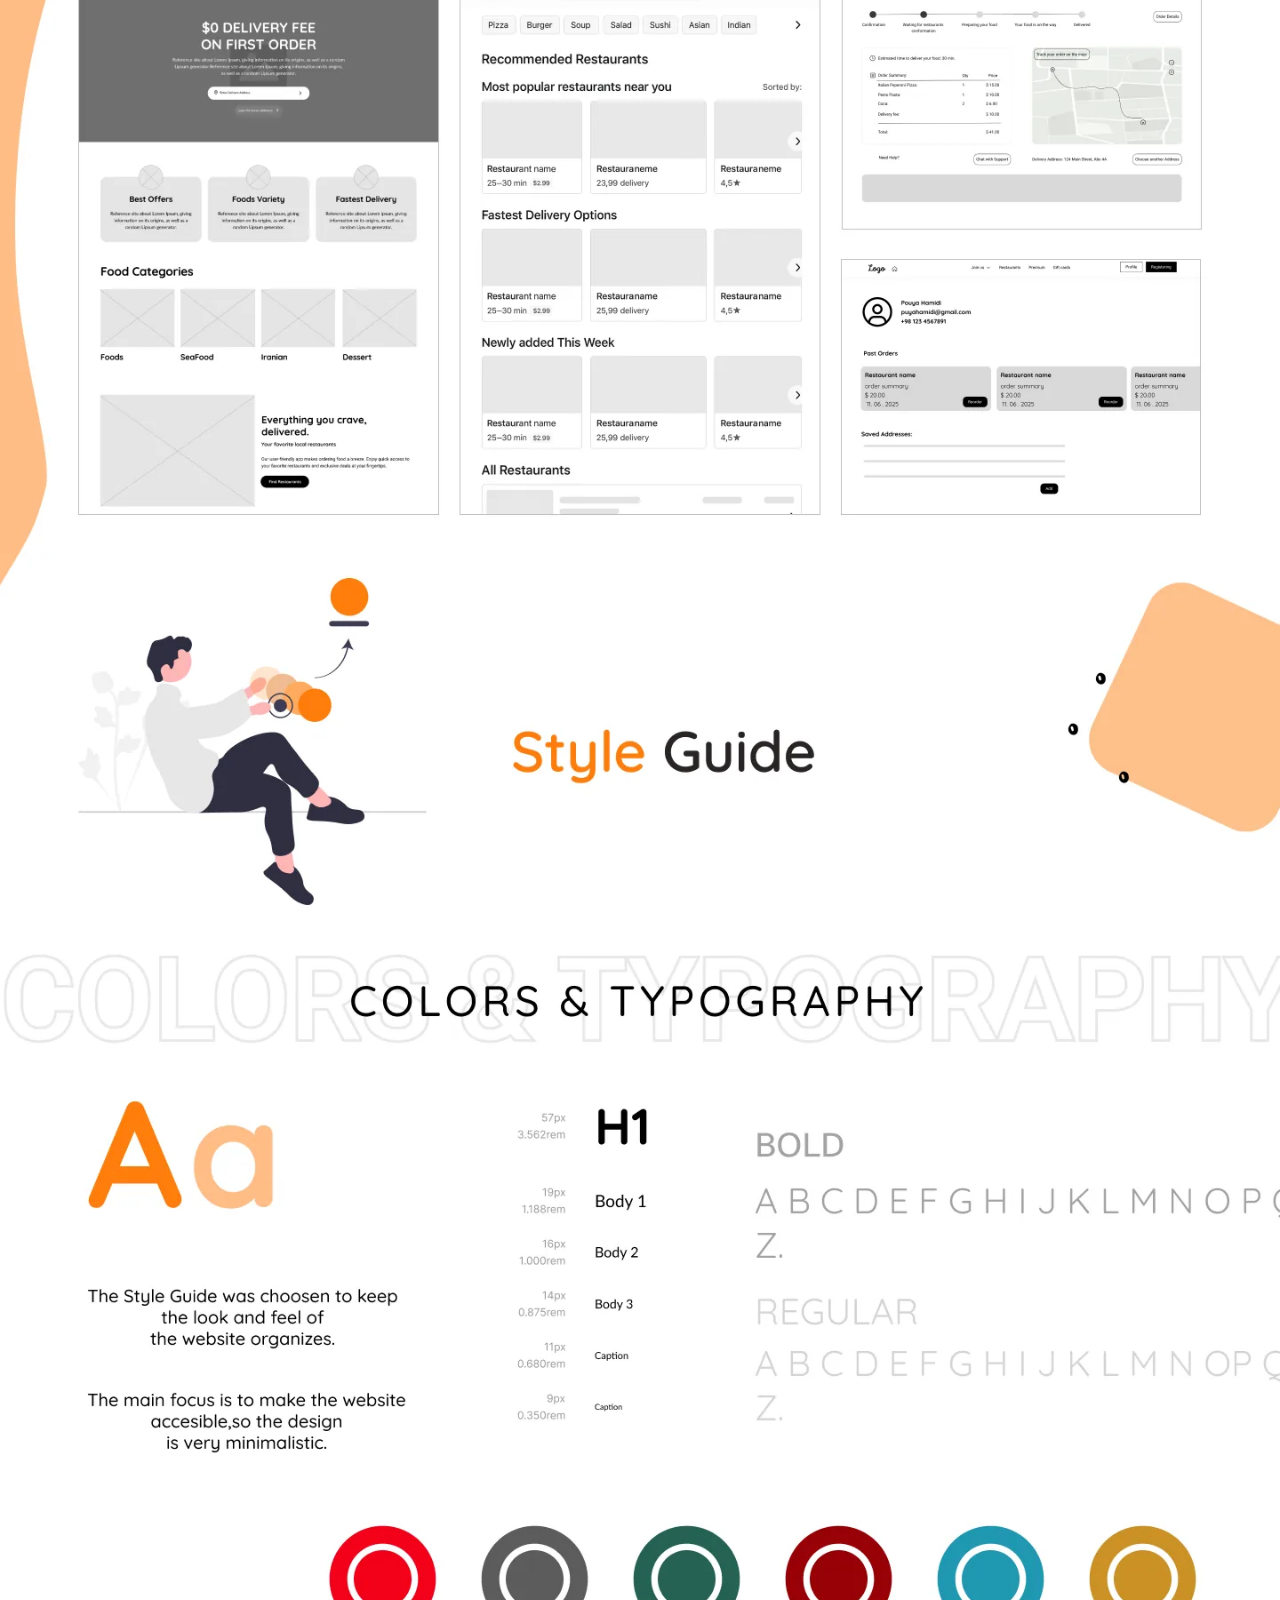
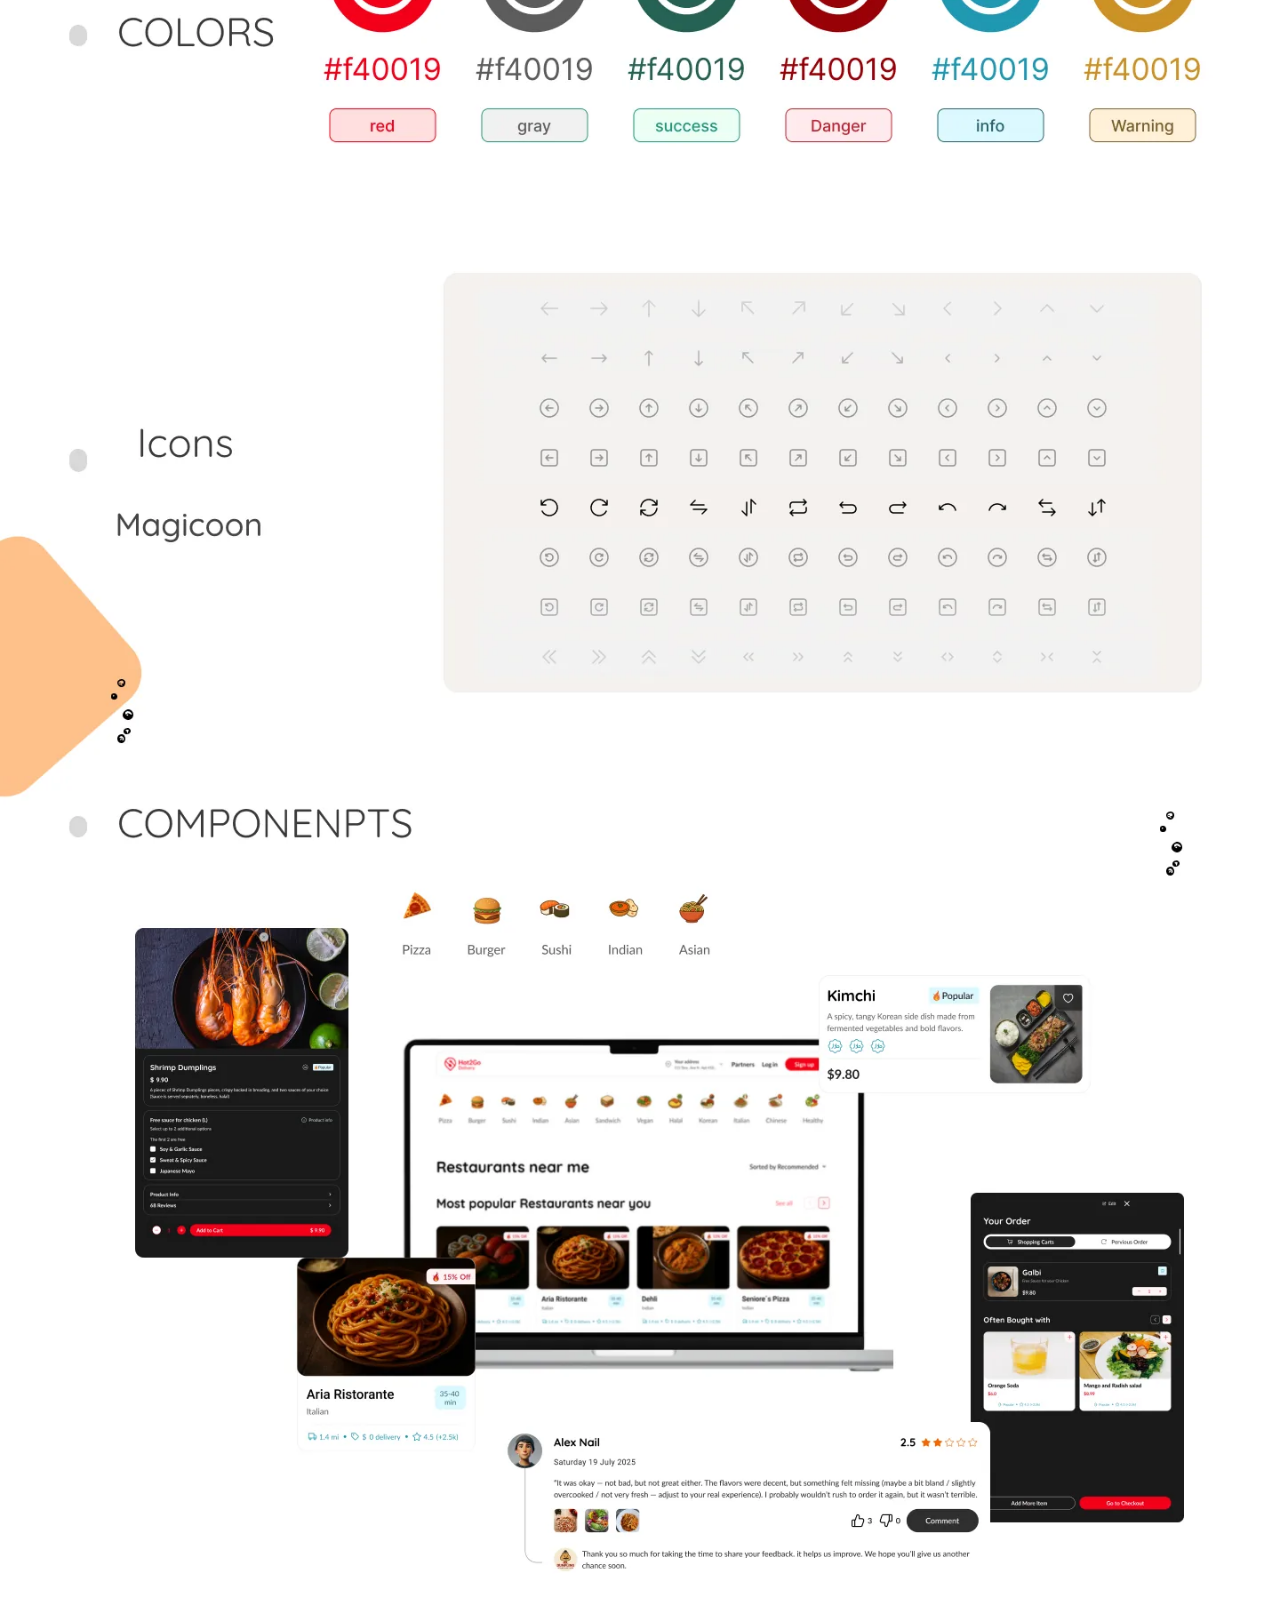
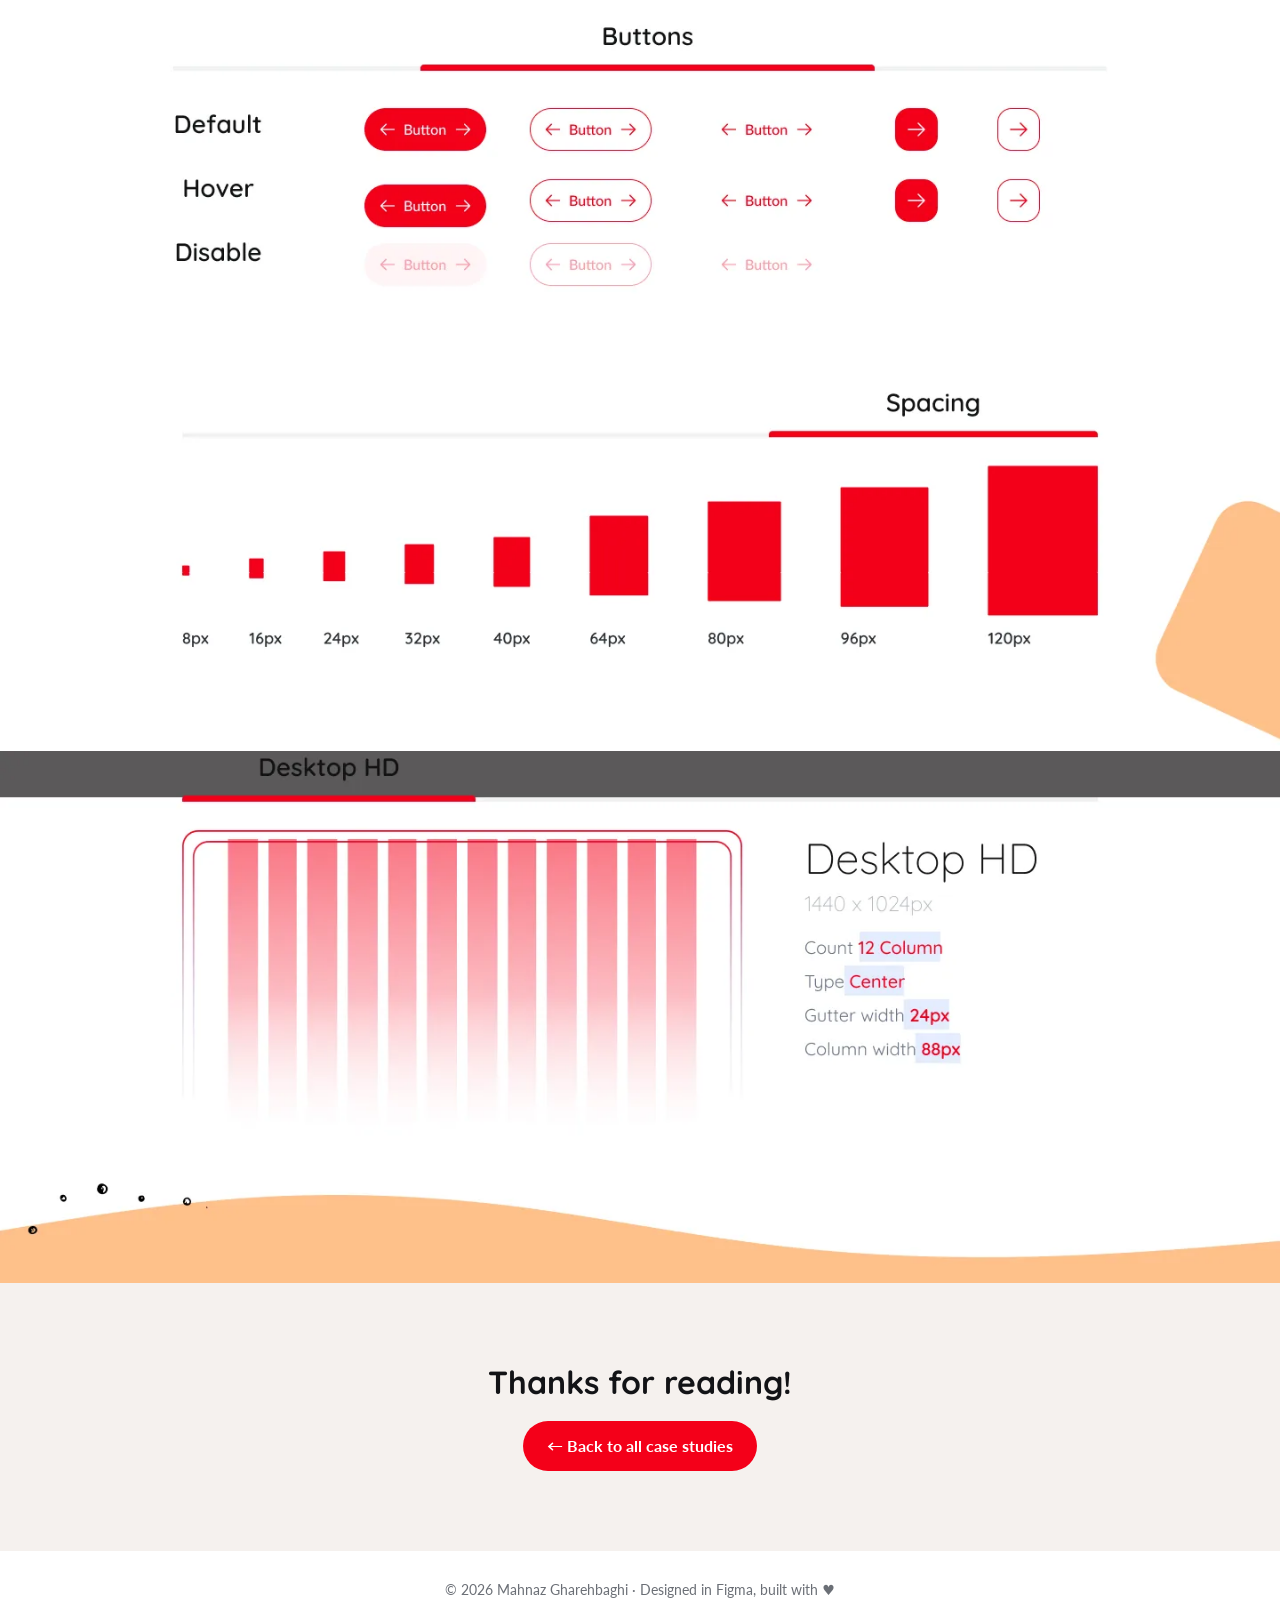
<file: case-studies/hot2go.html>
<!doctype html>
<html lang="en">
<head>
  <meta charset="utf-8">
  <meta name="viewport" content="width=device-width, initial-scale=1">
  <title>HOT2GO Case Study · Mahi</title>
  <meta name="description" content="HOT2GO food delivery website — a case study by Mahnaz Gharehbaghi.">
  <meta property="og:image" content="/assets/hot2go/card.webp?v=8">
  <link rel="icon" href="data:image/svg+xml,<svg xmlns='http://www.w3.org/2000/svg' viewBox='0 0 64 64'><circle cx='32' cy='32' r='30' fill='%23121316'/><text x='32' y='43' font-size='30' text-anchor='middle' font-family='Arial' font-weight='700' fill='white'>M</text></svg>">
  <link rel="preconnect" href="https://fonts.googleapis.com">
  <link rel="preconnect" href="https://fonts.gstatic.com" crossorigin>
  <link href="https://fonts.googleapis.com/css2?family=Lato:wght@400;700&family=Quicksand:wght@500;700&display=swap" rel="stylesheet">
  <link rel="stylesheet" href="/styles.css?v=8">
</head>
<body>

<nav class="nav">
  <div class="wrap">
    <a href="/" class="logo full">Mahnaz Gharehbaghi<span>.</span></a>
    <ul>
      <li><a href="/#work">Work</a></li>
      <li class="hide-sm"><a href="/#about">About</a></li>
      <li class="nav-contact">
        <button type="button" aria-expanded="false" aria-controls="contact-pop">Contact</button>
        <div class="contact-pop" id="contact-pop" role="dialog" aria-label="Contact">
          <small>Email me at</small>
          <a href="mailto:Mah.gharehbaghi@gmail.com">Mah.gharehbaghi@gmail.com</a>
          <button type="button" class="copy" data-email="Mah.gharehbaghi@gmail.com">Copy email</button>
        </div>
      </li>
    </ul>
  </div>
</nav>

<header class="cs-hero">
  <div class="wrap">
    <a class="back" href="/#work">← Back to all work</a>
    <h1 class="reveal">HOT2GO — <span>Food Delivery</span> Website</h1>
    <p class="reveal delay-1">HOT2GO is a web-based food ordering platform that lets users browse restaurants, explore menus and place orders quickly and easily. The project focuses on a simple, intuitive experience that reduces friction during ordering.</p>
    <div class="cs-meta reveal delay-2">
      <div><b>Type</b><span>UX/UI Case Study</span></div>
      <div><b>Industry</b><span>Digital Marketing</span></div>
      <div><b>Device</b><span>Web App</span></div>
    </div>
  </div>
</header>

<main class="cs-sections">
  <img class="reveal" src="/assets/hot2go/01-cover.webp?v=8" alt="HOT2GO food delivery website cover: UX/UI case study" width="1440" height="738" loading="eager" decoding="async">
  <img class="reveal" src="/assets/hot2go/02-overview.webp" alt="Project overview: a food ordering online platform, industry digital marketing, device web app" width="1440" height="772" loading="eager" decoding="async">
  <img class="reveal" src="/assets/hot2go/03-problem.webp" alt="Problem definition: cluttered interfaces and complicated ordering processes" width="1440" height="673" loading="lazy" decoding="async">
  <img class="reveal" src="/assets/hot2go/04-statement.webp" alt="Problem statement: users need a simple and intuitive way to browse restaurants and order food" width="1440" height="673" loading="lazy" decoding="async">
  <img class="reveal" src="/assets/hot2go/05-userflow.webp" alt="User flow from start to order delivered" width="1440" height="1130" loading="lazy" decoding="async">
  <img class="reveal" src="/assets/hot2go/06-screens.webp" alt="Key screens: home, restaurant lists, restaurant page, checkout and order tracking with design rationale" width="1440" height="2200" loading="lazy" decoding="async">
  <img class="reveal" src="/assets/hot2go/07-wireframe.webp" alt="Wireframes of the home, restaurant and tracking pages" width="1440" height="1070" loading="lazy" decoding="async">
  <img class="reveal" src="/assets/hot2go/08-styleguide.webp" alt="Style guide: colors and typography" width="1440" height="1050" loading="lazy" decoding="async">
  <img class="reveal" src="/assets/hot2go/09-icons.webp" alt="Color palette and icon set" width="1440" height="1000" loading="lazy" decoding="async">
  <img class="reveal" src="/assets/hot2go/10-components.webp" alt="UI components and button states" width="1440" height="1301" loading="lazy" decoding="async">
  <img class="reveal" src="/assets/hot2go/11-spacing.webp" alt="Spacing scale from 8 to 120 pixels" width="1440" height="471" loading="lazy" decoding="async">
  <img class="reveal" src="/assets/hot2go/12-grid.webp" alt="Desktop HD grid: 12 columns, 24px gutter, 88px column width" width="1440" height="598" loading="lazy" decoding="async">
</main>

<section class="cs-next">
  <div class="wrap reveal">
    <h2>Thanks for reading!</h2>
    <a class="btn" href="/#work">← Back to all case studies</a>
  </div>
</section>

<footer>© <span id="y"></span> Mahnaz Gharehbaghi · Designed in Figma, built with ♥</footer>
<script src="/main.js?v=8"></script>
</body>
</html>
</file>
<file: styles.css>
/* Portfolio_Mahi — styles based on the HOT2GO Figma style guide */
:root {
  --orange: #ff7e0c;
  --peach: #fec18a;
  --blush: #fedcd4;
  --card: #f5f1ee;
  --red: #f40019;
  --red-50: #fff4f5;
  --ink: #121316;
  --ink-2: #464646;
  --muted: #6b6f76;
  --line: #ededed;
  --white: #ffffff;
  --radius: 24px;
  --max: 1200px;
  --head: "Quicksand", system-ui, sans-serif;
  --body: "Lato", system-ui, sans-serif;
}

* { box-sizing: border-box; }
html { scroll-behavior: smooth; }
body {
  margin: 0;
  background: var(--white);
  color: var(--ink);
  font-family: var(--body);
  font-size: 17px;
  line-height: 1.6;
  overflow-x: hidden;
}
img { max-width: 100%; display: block; }
a { color: inherit; }
h1, h2, h3 { font-family: var(--head); font-weight: 700; line-height: 1.2; margin: 0; }

.wrap { width: min(var(--max), 100% - 32px); margin-inline: auto; }

/* ---------- Nav ---------- */
.nav {
  position: sticky; top: 0; z-index: 20;
  background: rgba(255, 255, 255, .9);
  backdrop-filter: blur(10px);
  border-bottom: 1px solid var(--line);
}
.nav .wrap { display: flex; align-items: center; justify-content: space-between; height: 68px; }
.logo { font-family: var(--head); font-weight: 700; font-size: 24px; text-decoration: none; }
.logo span { color: var(--red); }
.nav ul { list-style: none; display: flex; gap: 28px; margin: 0; padding: 0; }
.nav ul a { text-decoration: none; font-weight: 700; font-size: 15px; color: var(--ink-2); }
.nav ul a:hover { color: var(--red); }
.btn {
  display: inline-flex; align-items: center; gap: 8px;
  background: var(--red); color: var(--white);
  font-family: var(--body); font-weight: 700; font-size: 16px;
  padding: 12px 24px; border-radius: 999px; text-decoration: none;
  transition: transform .2s ease, box-shadow .2s ease;
}
.btn:hover { transform: translateY(-2px); box-shadow: 0 8px 20px rgba(244, 0, 25, .25); }
.btn.ghost { background: transparent; color: var(--white); border: 2px solid var(--white); }
.btn.ghost:hover { box-shadow: none; background: rgba(255,255,255,.12); }

/* ---------- Hero ---------- */
.hero {
  position: relative; overflow: hidden;
  background: var(--orange); color: var(--white);
  padding: 96px 0 120px;
}
.hero .wrap { position: relative; z-index: 2; display: grid; grid-template-columns: 1.3fr 1fr; gap: 48px; align-items: center; }
.eyebrow {
  display: inline-block; font-family: var(--head); font-weight: 700;
  letter-spacing: .12em; text-transform: uppercase; font-size: 14px;
  background: rgba(255,255,255,.18); padding: 6px 14px; border-radius: 999px; margin-bottom: 20px;
}
.hero h1 { font-size: clamp(40px, 6vw, 68px); }
.hero h1 em { font-style: normal; color: var(--ink); }
.hero p.lead { font-size: 20px; max-width: 540px; margin: 20px 0 32px; opacity: .95; }
.hero .actions { display: flex; flex-wrap: wrap; gap: 14px; }
.hero .btn { background: var(--white); color: var(--red); }
.hero .btn.ghost { background: transparent; color: var(--white); }

.portrait {
  position: relative; aspect-ratio: 1; max-width: 380px; justify-self: center; width: 100%;
}
.portrait .blob {
  position: absolute; inset: 0;
  background: var(--peach);
  border-radius: 58% 42% 50% 50% / 45% 55% 45% 55%;
  animation: morph 12s ease-in-out infinite;
}
.portrait .initials {
  position: absolute; inset: 14%;
  display: grid; place-items: center;
  background: var(--white); color: var(--red);
  border-radius: 50%;
  font-family: var(--head); font-size: clamp(64px, 9vw, 120px); font-weight: 700;
  box-shadow: 0 24px 48px rgba(0,0,0,.12);
}
.doodle { position: absolute; z-index: 1; pointer-events: none; }
.doodle.d1 { top: 40px; right: 6%; width: 120px; }
.doodle.d2 { bottom: 40px; left: 4%; width: 80px; }
.wave { position: absolute; left: 0; right: 0; bottom: -1px; width: 100%; height: 80px; z-index: 1; }

@keyframes morph {
  0%, 100% { border-radius: 58% 42% 50% 50% / 45% 55% 45% 55%; transform: rotate(0deg); }
  50% { border-radius: 42% 58% 45% 55% / 55% 45% 55% 45%; transform: rotate(8deg); }
}

/* ---------- Sections ---------- */
section { padding: 96px 0; position: relative; }
.section-head { text-align: center; margin-bottom: 56px; }
.section-head h2 { font-size: clamp(32px, 4vw, 48px); }
.section-head h2 span { color: var(--orange); }
.section-head p { color: var(--muted); margin: 12px auto 0; max-width: 560px; }

/* About */
.about { background: var(--white); }
.about-grid { display: grid; grid-template-columns: 1fr 1fr; gap: 48px; align-items: start; }
.about-card {
  background: var(--card); border-radius: var(--radius); padding: 40px;
}
.about-card h3 { font-size: 26px; margin-bottom: 14px; display: flex; gap: 10px; align-items: center; }
.about-card p { color: var(--ink-2); margin: 0 0 14px; }
.facts { display: grid; grid-template-columns: 1fr 1fr; gap: 16px; }
.fact {
  border: 2px solid var(--line); border-radius: 20px; padding: 22px;
}
.fact .label { font-family: var(--head); font-weight: 700; font-size: 20px; }
.fact .value { color: var(--muted); font-size: 15px; }
.skills { display: flex; flex-wrap: wrap; gap: 10px; margin-top: 22px; }
.skills span {
  background: var(--red-50); color: var(--red); font-weight: 700; font-size: 14px;
  padding: 8px 16px; border-radius: 999px;
}

/* Work / case studies */
.work { background: linear-gradient(180deg, var(--white) 0%, #fff8f2 100%); overflow: hidden; }
.work-blob {
  position: absolute; right: -120px; top: 80px; width: 300px; height: 300px;
  background: var(--peach); border-radius: 60px; transform: rotate(25deg); opacity: .8; z-index: 0;
}
.cases, .work .section-head { position: relative; z-index: 1; }
.cases { display: grid; gap: 40px; }
.case {
  display: grid; grid-template-columns: 1.2fr 1fr; align-items: center; gap: 0;
  background: var(--white); border-radius: 32px; overflow: hidden; text-decoration: none;
  box-shadow: 0 20px 50px rgba(18, 19, 22, .08);
  transition: transform .35s ease, box-shadow .35s ease;
}
.case:hover { transform: translateY(-6px); box-shadow: 0 30px 60px rgba(18, 19, 22, .14); }
.case .thumb { height: 100%; min-height: 320px; overflow: hidden; background: var(--orange); }
.case .thumb { display: grid; place-items: center; }
.case .thumb img { width: 100%; height: 100%; object-fit: contain; transition: transform .6s ease; }
.case:hover .thumb img { transform: scale(1.05); }
.case .body { padding: 40px 44px; }
.case .num { font-family: var(--head); font-weight: 700; color: var(--orange); font-size: 15px; letter-spacing: .1em; }
.case h3 { font-size: clamp(26px, 3vw, 36px); margin: 8px 0 12px; }
.case p { color: var(--ink-2); margin: 0 0 20px; }
.tags { display: flex; flex-wrap: wrap; gap: 8px; margin-bottom: 26px; }
.tags span { border: 1.5px solid var(--line); border-radius: 999px; padding: 4px 12px; font-size: 13px; color: var(--muted); font-weight: 700; }
.more { color: var(--red); font-weight: 700; display: inline-flex; gap: 8px; align-items: center; }
.case:hover .more .arrow { transform: translateX(6px); }
.more .arrow { transition: transform .3s ease; }

.case.soon .thumb {
  display: grid; place-items: center; background: var(--blush);
}
.case.soon .thumb .ph {
  font-family: var(--head); font-weight: 700; color: var(--red); font-size: 22px;
  border: 2px dashed var(--red); border-radius: 999px; padding: 12px 26px;
}

/* Contact */
.contact { background: var(--orange); color: var(--white); text-align: center; overflow: hidden; }
.contact h2 { font-size: clamp(32px, 4.5vw, 52px); }
.contact p { font-size: 19px; max-width: 520px; margin: 16px auto 32px; }
.contact .btn { background: var(--white); color: var(--red); }

footer { padding: 28px 0; text-align: center; color: var(--muted); font-size: 14px; }

/* ---------- Case study page ---------- */
.cs-hero { padding: 64px 0 40px; }
.back { display: inline-flex; gap: 8px; color: var(--muted); font-weight: 700; text-decoration: none; margin-bottom: 24px; }
.back:hover { color: var(--red); }
.cs-hero h1 { font-size: clamp(36px, 5vw, 56px); }
.cs-hero h1 span { color: var(--orange); }
.cs-hero p { color: var(--ink-2); max-width: 720px; font-size: 19px; }
.cs-meta { display: flex; flex-wrap: wrap; gap: 14px; margin-top: 24px; }
.cs-meta div { background: var(--card); border-radius: 16px; padding: 12px 20px; }
.cs-meta b { display: block; font-family: var(--head); }
.cs-meta span { color: var(--muted); font-size: 15px; }
.cs-sections { padding: 0; }
.cs-sections img { width: 100%; max-width: 1440px; height: auto; margin-inline: auto; }
.cs-next { text-align: center; padding: 80px 0; background: var(--card); }
.cs-next h2 { font-size: 32px; margin-bottom: 20px; }

.soon-page { min-height: 70vh; display: grid; place-items: center; text-align: center; }
.soon-page h1 { font-size: clamp(36px, 5vw, 56px); margin-bottom: 12px; }
.soon-page h1 span { color: var(--orange); }
.soon-page p { color: var(--muted); margin-bottom: 28px; }

/* ---------- Reveal animation ---------- */
.reveal { opacity: 0; transform: translateY(32px); transition: opacity .8s ease, transform .8s ease; }
.reveal.in { opacity: 1; transform: none; }
.reveal.delay-1 { transition-delay: .12s; }
.reveal.delay-2 { transition-delay: .24s; }

@media (prefers-reduced-motion: reduce) {
  html { scroll-behavior: auto; }
  .reveal { opacity: 1; transform: none; transition: none; }
  .portrait .blob { animation: none; }
}

/* ---------- Responsive ---------- */
@media (max-width: 860px) {
  .hero { padding: 64px 0 100px; }
  .hero .wrap, .about-grid, .case { grid-template-columns: 1fr; }
  .portrait { max-width: 260px; order: -1; }
  .case .thumb { min-height: 220px; }
  .case .body { padding: 28px 24px; }
  section { padding: 72px 0; }
  .doodle.d1 { width: 80px; }
  .work-blob { width: 180px; height: 180px; right: -110px; top: 40px; }
}
@media (max-width: 560px) {
  .nav ul { gap: 16px; }
  .nav ul li.hide-sm { display: none; }
  .facts { grid-template-columns: 1fr; }
  .about-card { padding: 28px 22px; }
}

/* ---------- Home hero palette (no orange, hero only) ---------- */
body.home {
  --h-bg: #121316;      /* hero + contact */
  --h-soft: #f5f5f7;    /* light sections */
  --h-accent: #f40019;  /* brand red */
  --h-blob: #2b3037;
}
.home .hero { background: var(--white); color: var(--ink); }
.home .hero h1 em { color: var(--h-accent); }
.home .hero p.lead { color: var(--ink-2); }
.home .eyebrow { background: #f1f2f3; color: var(--ink); }
.home .hero .btn { background: var(--h-accent); color: var(--white); }
.home .hero .btn.ghost { background: transparent; color: var(--ink); border-color: var(--ink); }
.home .hero .btn.ghost:hover { background: #f1f2f3; }
.home .doodle.d1 { stroke: var(--ink); opacity: .35; }
.home .doodle.d2 { fill: var(--ink); opacity: .35; }
.home .portrait .blob { background: var(--h-accent); opacity: .9; }
.home .portrait .initials { color: var(--ink); }
.home .wave { display: none; }
.home .contact { background: var(--white); color: var(--ink); border-top: 1px solid var(--line); }
.home .contact h2 { margin-bottom: 20px; }
.home .contact .email-big { color: var(--ink); margin-bottom: 0; border-bottom-color: var(--line); }
.home .contact .email-big:hover { color: var(--red); border-bottom-color: var(--red); }
.contact .email-big { display: inline-block; font-family: var(--head); font-weight: 700; font-size: clamp(22px, 3vw, 32px); color: var(--white); margin-bottom: 28px; text-decoration: none; border-bottom: 2px solid rgba(255,255,255,.35); }
.contact .email-big:hover { border-color: var(--white); }

/* Nav: full name + contact popover */
.logo.full { font-size: 20px; white-space: nowrap; }
.nav-contact { position: relative; }
.nav-contact > button {
  font: inherit; font-weight: 700; font-size: 15px; color: var(--ink-2);
  background: none; border: 0; padding: 0; cursor: pointer;
}
.nav-contact > button:hover, .nav-contact > button[aria-expanded="true"] { color: var(--red); }
.contact-pop {
  position: absolute; right: 0; top: calc(100% + 18px);
  background: var(--white); border: 1px solid var(--line); border-radius: 16px;
  box-shadow: 0 20px 40px rgba(18,19,22,.12);
  padding: 16px 18px; min-width: 280px; z-index: 30;
  opacity: 0; transform: translateY(-6px); pointer-events: none; transition: opacity .2s ease, transform .2s ease;
}
.contact-pop.open { opacity: 1; transform: none; pointer-events: auto; }
.contact-pop small { display: block; color: var(--muted); font-size: 13px; margin-bottom: 6px; }
.contact-pop a { display: block; font-weight: 700; color: var(--ink); text-decoration: none; margin-bottom: 12px; white-space: nowrap; }
.contact-pop a:hover { color: var(--red); }
.contact-pop .copy {
  font: inherit; font-size: 14px; font-weight: 700; cursor: pointer;
  background: var(--red-50); color: var(--red); border: 0; border-radius: 999px; padding: 6px 14px;
}
@media (max-width: 560px) {
  .logo.full { font-size: 17px; }
  .contact-pop { right: -8px; min-width: 0; padding: 14px 16px; }
  .contact-pop a { font-size: 15px; }
}

/* ---------- Hero portrait photo ---------- */
.portrait-photo { position: relative; margin: 0; width: 100%; max-width: 400px; justify-self: center; }
.portrait-photo img {
  position: relative; z-index: 1; width: 100%; height: auto; aspect-ratio: 586 / 781; object-fit: cover;
  border-radius: 200px 200px 24px 24px; background: #eee;
}
.portrait-photo .back {
  position: absolute; inset: 22px -18px -18px 22px; z-index: 0;
  background: var(--red); border-radius: 200px 200px 24px 24px;
}

/* ---------- Recent work: cut-out collage ---------- */
.collage {
  background-color: #f3efe6;
  background-image: url("data:image/svg+xml,%3Csvg xmlns='http://www.w3.org/2000/svg' width='160' height='160'%3E%3Cfilter id='n'%3E%3CfeTurbulence type='fractalNoise' baseFrequency='.85' numOctaves='3' stitchTiles='stitch'/%3E%3CfeColorMatrix values='0 0 0 0 0  0 0 0 0 0  0 0 0 0 0  0 0 0 .07 0'/%3E%3C/filter%3E%3Crect width='100%25' height='100%25' filter='url(%23n)'/%3E%3C/svg%3E");
  overflow: hidden;
}
.torn {
  clip-path: polygon(0% 6%, 4% 1%, 9% 5%, 15% 0%, 21% 4%, 27% 1%, 34% 5%, 40% 0%, 47% 4%, 53% 1%, 60% 5%, 66% 0%, 73% 4%, 79% 1%, 86% 5%, 92% 0%, 97% 4%, 100% 1%,
    100% 95%, 96% 100%, 90% 96%, 84% 100%, 77% 95%, 71% 99%, 64% 95%, 58% 100%, 51% 96%, 45% 100%, 38% 95%, 32% 99%, 25% 95%, 19% 100%, 12% 96%, 6% 100%, 0% 95%);
}
.cut-title { display: flex; flex-wrap: wrap; justify-content: center; align-items: center; gap: 10px 14px; margin: 0 0 14px; }
.chip {
  display: inline-block; font-family: "Anton", var(--head); font-weight: 400; text-transform: uppercase;
  font-size: clamp(40px, 6.5vw, 76px); line-height: 1; letter-spacing: .02em; padding: 10px 18px 8px;
  box-shadow: 0 6px 14px rgba(18,19,22,.14);
}
.chip.c1 { background: var(--ink); color: var(--white); transform: rotate(-4deg); clip-path: polygon(2% 0, 100% 4%, 97% 100%, 0 94%); }
.chip.c2 { background: var(--red); color: var(--white); transform: rotate(2deg) translateY(6px); clip-path: polygon(0 3%, 98% 0, 100% 92%, 3% 100%); }
.chip.c3 { background: #fffdf7; color: var(--ink); transform: rotate(-1.5deg); clip-path: polygon(3% 0, 100% 2%, 98% 100%, 0 97%); }
.scribble { font-family: "Caveat", cursive; font-size: 26px; text-align: center; color: var(--ink-2); margin: 10px 0 56px; transform: rotate(-1deg); }

.board { position: relative; display: grid; grid-template-columns: 7fr 5fr; gap: 56px; align-items: start; }
.dot-cut { position: absolute; width: 150px; height: 150px; border-radius: 50%; background: var(--red); left: -60px; top: -40px; opacity: .9; }
.piece { position: relative; display: block; text-decoration: none; color: var(--ink); filter: drop-shadow(0 16px 20px rgba(18,19,22,.16)); transition: transform .35s ease, filter .35s ease; }
.piece:hover { filter: drop-shadow(0 24px 28px rgba(18,19,22,.22)); }
.p1 { transform: rotate(-2deg); }
.p1:hover { transform: rotate(0deg) translateY(-6px); }
.p1 .photo { background: #fff; padding: 14px 14px 56px; }
.p1 .photo img { width: 100%; height: auto; display: block; }
.p1 .label {
  position: relative; background: #fffdf7; width: 82%; margin: -44px 0 0 9%; padding: 26px 30px 30px; transform: rotate(1.5deg);
  background-image: repeating-linear-gradient(transparent 0 31px, rgba(18,19,22,.06) 31px 32px);
}
.no { font-family: "Special Elite", monospace; color: var(--red); font-size: 15px; letter-spacing: .04em; }
.p1 h3 { font-family: "Anton", var(--head); font-weight: 400; font-size: clamp(40px, 5vw, 60px); letter-spacing: .02em; margin: 4px 0 6px; line-height: 1.05; }
.p1 p { font-family: "Special Elite", monospace; font-size: 15px; line-height: 1.7; color: var(--ink-2); margin: 0 0 18px; }
.stamp {
  display: inline-block; font-family: "Special Elite", monospace; color: var(--red); border: 2px dashed var(--red);
  padding: 6px 14px; transform: rotate(-3deg); font-size: 15px; transition: background .2s ease, color .2s ease;
}
.p1:hover .stamp { background: var(--red); color: #fff; border-style: solid; }
.sticker {
  position: absolute; z-index: 3; right: -18px; top: -26px; width: 92px; height: 92px; border-radius: 50%;
  display: grid; place-items: center; text-align: center; line-height: .95;
  background: var(--ink); color: #fff; font-family: "Caveat", cursive; font-size: 26px; font-weight: 700; transform: rotate(14deg);
}
.tape { position: absolute; z-index: 3; width: 120px; height: 32px; background: rgba(225,214,186,.82);
  clip-path: polygon(3% 0, 97% 4%, 100% 50%, 96% 100%, 2% 96%, 0 50%); }
.tape.t1 { top: -14px; left: 26px; transform: rotate(-8deg); }
.tape.t2 { top: -12px; right: 90px; transform: rotate(6deg); }
.tape.t3 { top: -16px; left: 50%; margin-left: -60px; transform: rotate(-3deg); }

.side { display: grid; gap: 34px; justify-items: center; padding-top: 40px; }
.p2 { width: 100%; max-width: 380px; transform: rotate(3deg); }
.p2:hover { transform: rotate(0deg) translateY(-6px); }
.p2 .note { background: var(--ink); color: #fff; padding: 40px 34px 44px; min-height: 260px; display: flex; flex-direction: column; justify-content: center; }
.p2 h3 { font-family: "Anton", var(--head); font-weight: 400; font-size: 44px; letter-spacing: .02em; margin: 6px 0 4px; }
.p2 .hand { font-family: "Caveat", cursive; font-size: 30px; color: #f3efe6; margin: 0; }
.scrap { font-family: "Special Elite", monospace; font-size: 15px; background: #fffdf7; padding: 18px 22px; transform: rotate(-4deg); max-width: 340px; text-align: center; filter: drop-shadow(0 8px 10px rgba(18,19,22,.12)); }
.squiggle { width: 150px; transform: rotate(8deg); }

@media (max-width: 860px) {
  .portrait-photo { max-width: 280px; order: -1; }
  .board { grid-template-columns: 1fr; gap: 40px; }
  .p1 { transform: rotate(-1deg); }
  .p1 .label { width: 92%; margin-left: 4%; padding: 22px 20px 24px; }
  .sticker { width: 74px; height: 74px; font-size: 21px; right: -6px; }
  .dot-cut { width: 100px; height: 100px; left: -50px; }
  .side { padding-top: 0; }
  .p2 { transform: rotate(2deg); }
}

/* Stacked collage: one piece per row */
.board { grid-template-columns: 1fr; max-width: 780px; margin-inline: auto; gap: 72px; }
.p1b { transform: rotate(2deg); }
.p1b:hover { transform: rotate(0deg) translateY(-6px); }
.p1b .label { margin-left: 4%; transform: rotate(-1.5deg); }
.p1b .sticker { right: auto; left: -18px; transform: rotate(-12deg); background: var(--red); }
.ph-blank {
  aspect-ratio: 960 / 492; display: grid; place-items: center;
  background: repeating-linear-gradient(-45deg, #ece7dc 0 14px, #e3ddd0 14px 28px);
}
.ph-blank span { font-family: "Caveat", cursive; font-size: clamp(34px, 5vw, 54px); color: var(--ink); background: #fffdf7; padding: 4px 22px; transform: rotate(-3deg); box-shadow: 0 6px 12px rgba(18,19,22,.12); }
.extras { display: flex; justify-content: center; align-items: center; gap: 30px; flex-wrap: wrap; margin-top: -20px; }
@media (max-width: 860px) {
  .board { gap: 56px; }
  .p1b { transform: rotate(1deg); }
  .p1b .sticker { left: -6px; }
}

/* ---------- About: cut-out collage ---------- */
.about-collage {
  background-color: #f8f5ee;
  background-image:
    linear-gradient(rgba(18,19,22,.045) 1px, transparent 1px),
    linear-gradient(90deg, rgba(18,19,22,.045) 1px, transparent 1px);
  background-size: 28px 28px;
  border-bottom: 1px dashed rgba(18,19,22,.18);
}
.about-board { display: grid; grid-template-columns: 1.15fr 1fr; gap: 56px; align-items: start; max-width: 1080px; margin-inline: auto; }
.who { position: relative; transform: rotate(-1.5deg); transition: transform .35s ease; filter: drop-shadow(0 16px 20px rgba(18,19,22,.14)); }
.who:hover { transform: rotate(0deg) translateY(-4px); }
.who-paper {
  background: #fffdf7; padding: 44px 40px 48px;
  background-image: repeating-linear-gradient(transparent 0 31px, rgba(18,19,22,.06) 31px 32px);
}
.who-paper h3 { font-family: "Anton", var(--head); font-weight: 400; font-size: clamp(38px, 4.5vw, 54px); letter-spacing: .02em; text-transform: uppercase; margin: 6px 0 14px; }
.who-paper p { font-family: "Special Elite", monospace; font-size: 15.5px; line-height: 1.85; color: var(--ink-2); margin: 0 0 14px; }
.who .tape.t1 { top: -14px; left: 30px; }
.who .tape.t2 { top: -12px; right: 40px; left: auto; }

.dymo-row { list-style: none; display: flex; flex-wrap: wrap; gap: 12px 10px; padding: 0 10px; margin: 26px 0 0; }
.dymo-row li {
  font-family: "Special Elite", monospace; text-transform: uppercase; letter-spacing: .12em; font-size: 13px;
  background: var(--ink); color: #fff; padding: 7px 12px 6px; border-radius: 3px;
  box-shadow: inset 0 1px 0 rgba(255,255,255,.18), 0 3px 6px rgba(18,19,22,.18);
}
.dymo-row li:nth-child(3n+1) { transform: rotate(-2deg); }
.dymo-row li:nth-child(3n+2) { transform: rotate(1.5deg); background: var(--red); }
.dymo-row li:nth-child(3n) { transform: rotate(-.5deg); }

.tags-board { display: grid; grid-template-columns: 1fr 1fr; gap: 30px 26px; padding-top: 18px; }
.tagnote {
  position: relative; min-height: 160px; padding: 34px 22px 24px; display: flex; flex-direction: column; gap: 8px;
  filter: drop-shadow(0 12px 14px rgba(18,19,22,.14)); transition: transform .3s ease;
  clip-path: polygon(0 2%, 98% 0, 100% 97%, 2% 100%);
}
.tagnote b { font-family: "Anton", var(--head); font-weight: 400; font-size: 30px; letter-spacing: .03em; text-transform: uppercase; line-height: 1; }
.tagnote span:not(.pin) { font-family: "Special Elite", monospace; font-size: 15px; line-height: 1.6; }
.tagnote .pin { position: absolute; top: 12px; left: 50%; width: 14px; height: 14px; margin-left: -7px; border-radius: 50%; background: var(--red); box-shadow: 0 2px 3px rgba(0,0,0,.3), inset -2px -2px 0 rgba(0,0,0,.18); }
.n1 { background: #fffdf7; transform: rotate(-3deg); }
.n2 { background: var(--ink); color: #fff; transform: rotate(2deg) translateY(14px); }
.n2 .pin { background: #fff; }
.n3 { background: #e7dcc2; transform: rotate(1.5deg); }
.n4 { background: var(--red); color: #fff; transform: rotate(-2deg) translateY(14px); }
.n4 .pin { background: var(--ink); }
.tagnote:hover { transform: rotate(0deg) translateY(-4px); }

@media (max-width: 860px) {
  .about-board { grid-template-columns: 1fr; gap: 44px; }
  .who-paper { padding: 34px 22px 38px; }
  .who { transform: rotate(-1deg); }
  .tags-board { gap: 22px 16px; }
  .tagnote { min-height: 140px; padding: 30px 16px 20px; }
  .tagnote b { font-size: 24px; }
  .tagnote span:not(.pin) { font-size: 13.5px; }
}

/* ---------- Code practice page (hero-section) ---------- */
.cs-links { display: flex; flex-wrap: wrap; gap: 12px; margin-top: 28px; }
.btn.line { background: transparent; color: var(--ink); border: 2px solid var(--ink); }
.btn.line:hover { background: var(--ink); color: var(--white); box-shadow: none; }
.code-study { padding-bottom: 72px; }
.code-shots { display: grid; grid-template-columns: 3fr 1fr; gap: 32px; align-items: start; margin-top: 16px; }
.code-shots figure { margin: 0; }
.code-shots img { width: 100%; height: auto; border-radius: 16px; border: 1px solid var(--line); box-shadow: 0 20px 40px rgba(18,19,22,.10); }
.code-shots figcaption { font-size: 15px; color: var(--muted); margin-top: 10px; text-align: center; }
.code-study > section { padding: 0; }
.code-shots { padding-top: 8px !important; }
.code-learn, .code-snippet, .code-next { margin-top: 64px; }
.code-study h2 { font-size: clamp(28px, 3.5vw, 38px); margin-bottom: 20px; }
.learn-grid { display: grid; grid-template-columns: repeat(auto-fill, minmax(250px, 1fr)); gap: 16px; }
.learn { background: var(--card); border-radius: 18px; padding: 20px 22px; }
.learn b { font-family: var(--head); font-size: 18px; color: var(--red); }
.learn p { margin: 6px 0 0; color: var(--ink-2); font-size: 16px; }
.code-study code { font-family: ui-monospace, "SFMono-Regular", Menlo, Consolas, monospace; font-size: .9em; background: rgba(18,19,22,.06); padding: 1px 5px; border-radius: 5px; }
.code-snippet > p, .code-next p { color: var(--ink-2); max-width: 720px; }
.code-snippet pre { background: var(--ink); color: #f3efe6; border-radius: 18px; padding: 24px 26px; overflow-x: auto; font-size: 15px; line-height: 1.6; max-width: 760px; }
.code-snippet pre code { background: none; padding: 0; font-size: inherit; color: inherit; }
.code-snippet .c { color: var(--peach); }
@media (max-width: 860px) {
  .code-shots { grid-template-columns: 1fr; }
  .shot-mob { max-width: 300px; margin-inline: auto !important; }
}
</file>
<file: demos/hero-section/style.css>
/* =========================================================
   1. VARIABLES (custom properties)
   Define colors and sizes once, reuse them everywhere.
   ========================================================= */
:root {
  --color-text: #121316;
  --color-muted: #464646;
  --color-accent: #f40019;   /* brand red */
  --color-bg: #ffffff;
  --color-line: #ededed;

  --font-main: "Inter", Arial, sans-serif;
  --max-width: 1200px;
  --radius-arch: 200px 200px 24px 24px;
}

/* =========================================================
   2. RESET + BASE STYLES
   ========================================================= */

/* box-sizing: padding and border are included in the width */
*,
*::before,
*::after {
  box-sizing: border-box;
}

body {
  margin: 0;
  font-family: var(--font-main);
  color: var(--color-text);
  background-color: var(--color-bg);
  line-height: 1.6;
}

img {
  max-width: 100%;   /* images never overflow their container */
  display: block;
}

a {
  color: inherit;
  text-decoration: none;
}

/* Reusable wrapper that centers content and limits its width */
.container {
  width: min(var(--max-width), 100% - 32px);
  margin-inline: auto;   /* centers horizontally */
}

/* =========================================================
   3. HEADER + NAVIGATION (Flexbox)
   ========================================================= */
.site-header {
  border-bottom: 1px solid var(--color-line);
}

.header-inner {
  display: flex;                    /* puts children in a row */
  justify-content: space-between;   /* logo left, nav right */
  align-items: center;              /* vertical centering */
  height: 68px;
}

.logo {
  font-weight: 700;
  font-size: 20px;
}

.logo .dot {
  color: var(--color-accent);
}

.nav-list {
  display: flex;
  gap: 28px;
  list-style: none;   /* removes bullet points */
  margin: 0;
  padding: 0;
}

.nav-list a {
  font-weight: 700;
  font-size: 15px;
  color: var(--color-muted);
  transition: color 0.2s ease;   /* smooth color change */
}

/* :hover = when the mouse is over the link */
.nav-list a:hover {
  color: var(--color-accent);
}

/* =========================================================
   4. HERO SECTION (CSS Grid)
   ========================================================= */
.hero {
  padding: 96px 0 120px;
}

.hero-grid {
  display: grid;
  grid-template-columns: 1.3fr 1fr;   /* two columns: text wider than photo */
  gap: 48px;
  align-items: center;
}

.hero-text h1 {
  font-size: clamp(40px, 6vw, 68px);   /* grows with screen, min 40 / max 68 */
  line-height: 1.15;
  margin: 0;
}

/* em is italic by default; we make it red instead */
.highlight {
  font-style: normal;
  color: var(--color-accent);
}

.lead {
  font-size: 20px;
  color: var(--color-muted);
  max-width: 540px;
  margin: 20px 0 32px;
}

/* Button */
.btn {
  display: inline-block;
  background-color: var(--color-accent);
  color: #fff;
  font-weight: 700;
  padding: 14px 28px;
  border-radius: 999px;   /* pill shape */
  transition: transform 0.2s ease, box-shadow 0.2s ease;
}

.btn:hover {
  transform: translateY(-2px);   /* lifts slightly */
  box-shadow: 0 8px 20px rgba(244, 0, 25, 0.25);
}

/* :focus-visible = keyboard users can see where they are */
.btn:focus-visible,
.nav-list a:focus-visible {
  outline: 3px solid var(--color-text);
  outline-offset: 3px;
}

/* =========================================================
   5. PHOTO WITH ARCH SHAPE + RED BLOCK (position)
   ========================================================= */
.hero-photo {
  position: relative;   /* lets ::before be positioned inside it */
  margin: 0;
  max-width: 400px;
  justify-self: center;
}

/* ::before creates the red shape behind the photo, no extra HTML */
.hero-photo::before {
  content: "";
  position: absolute;
  inset: 22px -18px -18px 22px;   /* top right bottom left */
  background-color: var(--color-accent);
  border-radius: var(--radius-arch);
  z-index: 0;
}

.hero-photo img {
  position: relative;
  z-index: 1;                     /* photo sits on top of the red shape */
  width: 100%;
  height: auto;
  border-radius: var(--radius-arch);
}

/* =========================================================
   6. RESPONSIVE: phones and small tablets
   Styles inside apply only when the screen is 860px or narrower.
   ========================================================= */
@media (max-width: 860px) {
  .hero {
    padding: 48px 0 80px;
  }

  .hero-grid {
    grid-template-columns: 1fr;   /* one column */
  }

  .hero-photo {
    order: -1;          /* photo moves above the text */
    max-width: 280px;
  }

  .lead {
    font-size: 18px;
  }
}

@media (max-width: 480px) {
  .nav-list {
    gap: 16px;
  }

  .logo {
    font-size: 17px;
  }

  /* hide "About" on very small screens to save space */
  .nav-list li:nth-child(2) {
    display: none;
  }
}
</file>
